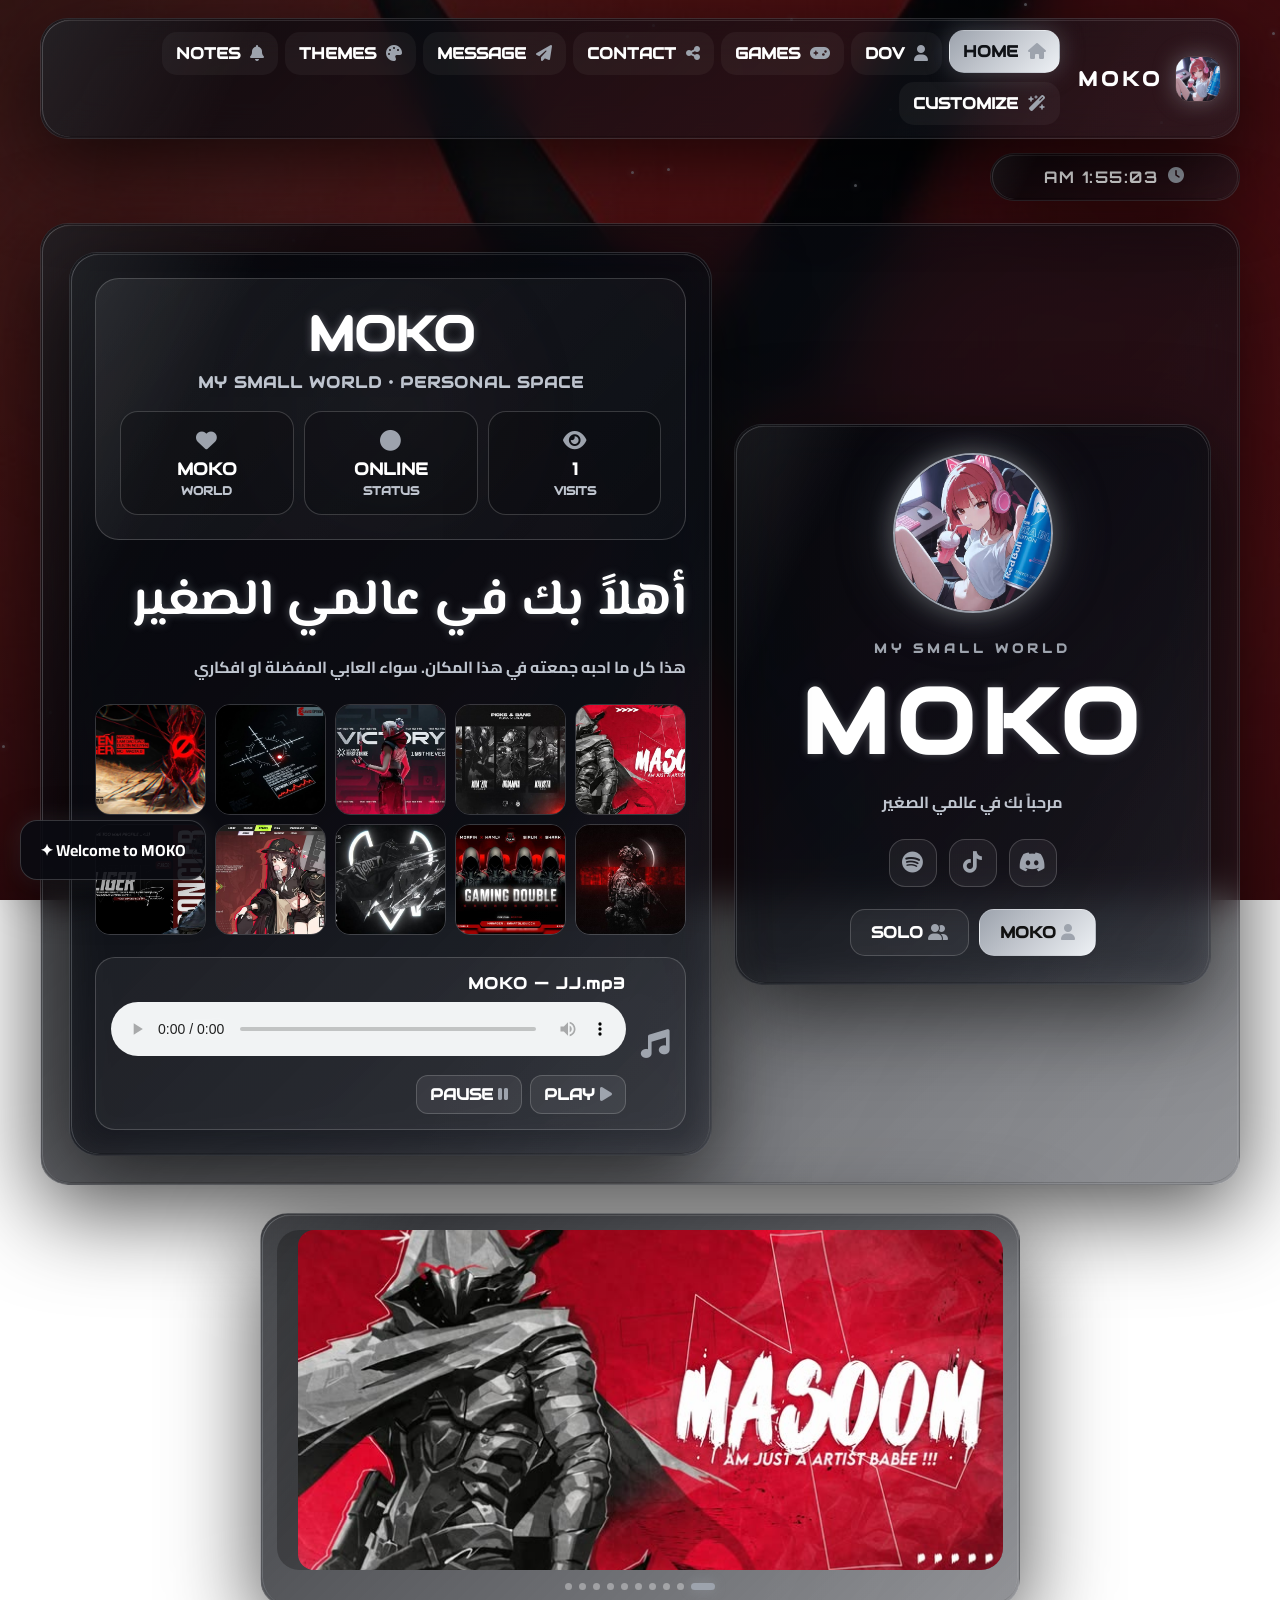
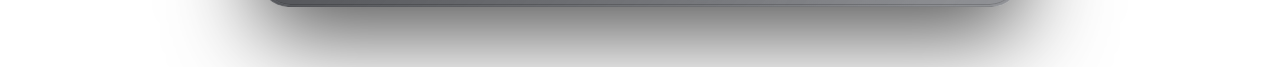
<file: SOK.html>
<!DOCTYPE html><html lang="ar" dir="rtl"><head><meta charset="UTF-8"><meta name="viewport" content="width=device-width, initial-scale=1.0"><title>MOKO | My Small World</title><link rel="preconnect" href="https://fonts.googleapis.com">
<link rel="preconnect" href="https://fonts.gstatic.com" crossorigin><link
href="https://fonts.googleapis.com/css2?family=El+Messiri:wght@400;500;600;700&family=Cairo:wght@400;500;600;700;800;900&family=Tajawal:wght@400;500;700;800;900&family=Changa:wght@400;500;600;700;800&family=Noto+Kufi+Arabic:wght@400;500;600;700;800;900&family=IBM+Plex+Sans+Arabic:wght@400;500;600;700&family=Manrope:wght@400;500;600;700;800&family=Cinzel:wght@400;500;600;700;800&family=Cormorant+Garamond:wght@400;500;600;700&family=Playfair+Display:wght@400;500;600;700;800&family=Montserrat:wght@400;500;600;700;800&family=Plus+Jakarta+Sans:wght@400;500;600;700;800&display=swap"
rel="stylesheet"><link
rel="stylesheet"
href="https://cdnjs.cloudflare.com/ajax/libs/font-awesome/6.7.2/css/all.min.css"><style>

/* =====================================================
   MOKO LUXURY DESIGN SYSTEM
===================================================== */

:root{

    --primary:#9da3ad;
    --secondary:#eef1f5;
    --primary-rgb:157,163,173;

    --text:#ffffff;
    --muted:#bfc5cf;

    --background-overlay:rgba(7,9,14,.70);
    --background-overlay-2:rgba(15,18,26,.45);

    --glass-opacity:.55;
    --glass-blur:20px;
    --card-radius:28px;

    --border:rgba(255,255,255,.18);

    --glow:
        rgba(
            var(--primary-rgb),
            .45
        );

    --icon-glow:
        rgba(
            var(--primary-rgb),
            .80
        );

    --shadow:
        0 20px 70px rgba(0,0,0,.55);

    --icon-strength:1;

    --inner-light:.35;

    --animation-speed:1;

    --hover-lift:-7px;

    --arabic-font:"El Messiri";
    --english-font:"Manrope";

    --font-weight:600;

    --letter-spacing:0px;

    --vignette:.30;

    --particle-opacity:.65;

    --ambient-opacity:.15;

}


/* =====================================================
   RESET
===================================================== */

*{
    margin:0;
    padding:0;
    box-sizing:border-box;
}

html{
    scroll-behavior:smooth;
}

body{

    min-height:100vh;

    color:var(--text);

    font-family:
        var(--arabic-font),
        sans-serif;

    background:

        linear-gradient(
            120deg,
            var(--background-overlay),
            var(--background-overlay-2)
        ),

        url("A.jpg");

    background-size:cover;
    background-position:center;
    background-attachment:fixed;

    overflow-x:hidden;

    -webkit-tap-highlight-color:transparent;

    user-select:none;
    -webkit-user-select:none;

    -webkit-touch-callout:none;

    transition:
        background-color .5s ease,
        color .5s ease;
}

body::before{

    content:"";

    position:fixed;

    inset:0;

    pointer-events:none;

    z-index:-2;

    background:

        radial-gradient(
            circle at 20% 20%,
            var(--glow),
            transparent 35%
        ),

        radial-gradient(
            circle at 80% 80%,
            rgba(
                var(--primary-rgb),
                .12
            ),
            transparent 38%
        );

    opacity:var(--ambient-opacity);

    transition:
        opacity .6s ease;
}

body::after{

    content:"";

    position:fixed;

    inset:0;

    pointer-events:none;

    z-index:-1;

    background:

        radial-gradient(
            ellipse at center,
            transparent 35%,
            rgba(0,0,0,var(--vignette))
        );

}

input,
textarea{
    user-select:text;
    -webkit-user-select:text;
}

button,
input,
textarea{
    font:inherit;
}

button{
    cursor:pointer;
}

a{
    color:inherit;
    text-decoration:none;
}


/* =====================================================
   SCROLLBAR
===================================================== */

::-webkit-scrollbar{
    width:7px;
}

::-webkit-scrollbar-track{
    background:rgba(0,0,0,.25);
}

::-webkit-scrollbar-thumb{

    background:
        linear-gradient(
            180deg,
            var(--primary),
            var(--secondary)
        );

    border-radius:20px;

    box-shadow:
        0 0 12px var(--glow);
}


/* =====================================================
   PARTICLES
===================================================== */

.particles{

    position:fixed;

    inset:0;

    pointer-events:none;

    overflow:hidden;

    z-index:-1;

}

.particle{

    position:absolute;

    width:3px;
    height:3px;

    border-radius:50%;

    background:var(--primary);

    box-shadow:
        0 0 7px var(--primary),
        0 0 18px var(--glow);

    opacity:var(--particle-opacity);

    animation:
        particleFloat
        8s
        infinite
        ease-in-out;

}

@keyframes particleFloat{

    0%{
        transform:
            translate3d(0,0,0)
            scale(.7);

        opacity:.1;
    }

    50%{
        transform:
            translate3d(30px,-90px,0)
            scale(1.3);

        opacity:1;
    }

    100%{
        transform:
            translate3d(-20px,-170px,0)
            scale:.4;

        opacity:0;
    }

}


/* =====================================================
   APP
===================================================== */

.app{

    width:min(1200px,95vw);

    margin:auto;

    padding:
        18px
        0
        60px;

}


/* =====================================================
   GLASS CORE
===================================================== */

.glass{

    position:relative;

    background:
        linear-gradient(
            135deg,
            rgba(
                255,
                255,
                255,
                calc(var(--glass-opacity) * .14)
            ),
            rgba(
                255,
                255,
                255,
                calc(var(--glass-opacity) * .035)
            )
        ),

        rgba(
            18,
            21,
            29,
            var(--glass-opacity)
        );

    border:
        1px solid
        var(--border);

    border-radius:
        var(--card-radius);

    backdrop-filter:
        blur(var(--glass-blur));

    -webkit-backdrop-filter:
        blur(var(--glass-blur));

    box-shadow:
        var(--shadow);

    overflow:hidden;

    transition:
        transform .5s cubic-bezier(.2,.8,.2,1),
        background .5s ease,
        border-radius .5s ease,
        box-shadow .5s ease,
        border-color .5s ease;

}


/* Soft internal reflection */

.glass::before{

    content:"";

    position:absolute;

    inset:0;

    pointer-events:none;

    border-radius:inherit;

    background:

        linear-gradient(
            115deg,
            rgba(255,255,255,.14),
            transparent 18%,
            transparent 70%,
            rgba(255,255,255,.04)
        );

    opacity:.65;

}


/* Soft INNER edge lighting — no RGB border */

.glass::after{

    content:"";

    position:absolute;

    inset:1px;

    pointer-events:none;

    border-radius:inherit;

    box-shadow:

        inset 0 1px 0
        rgba(255,255,255,.12),

        inset 1px 0 0
        rgba(
            var(--primary-rgb),
            var(--inner-light)
        ),

        inset -1px 0 0
        rgba(
            var(--secondary-rgb,255,255,255),
            .10
        ),

        inset 0 -1px 0
        rgba(0,0,0,.18);

    opacity:.95;

    transition:
        opacity .5s ease,
        box-shadow .5s ease;

}


/* =====================================================
   CARD STYLES
===================================================== */

body.card-crystal .glass{

    background:
        linear-gradient(
            135deg,
            rgba(255,255,255,.12),
            rgba(255,255,255,.025)
        );

    border-color:
        rgba(255,255,255,.28);

    box-shadow:
        0 25px 80px rgba(0,0,0,.40),
        inset 0 1px 0 rgba(255,255,255,.15);

}

body.card-obsidian .glass{

    background:
        linear-gradient(
            135deg,
            rgba(5,7,12,.80),
            rgba(22,25,34,.48)
        );

    border-color:
        rgba(255,255,255,.13);

    box-shadow:
        0 25px 90px rgba(0,0,0,.70);

}

body.card-frost .glass{

    background:
        rgba(210,220,235,.10);

    backdrop-filter:
        blur(42px);

    -webkit-backdrop-filter:
        blur(42px);

    border-color:
        rgba(255,255,255,.22);

}

body.card-pearl .glass{

    background:
        linear-gradient(
            145deg,
            rgba(255,255,255,.16),
            rgba(255,255,255,.045)
        );

    border-color:
        rgba(255,255,255,.30);

    box-shadow:
        0 25px 80px rgba(0,0,0,.45),
        inset 0 0 35px rgba(255,255,255,.025);

}

body.card-liquid .glass{

    background:
        linear-gradient(
            135deg,
            rgba(
                var(--primary-rgb),
                .13
            ),
            rgba(255,255,255,.035)
        );

    box-shadow:
        0 25px 90px rgba(0,0,0,.50),
        inset 0 0 35px
        rgba(
            var(--primary-rgb),
            .10
        );

}

body.card-minimal .glass{

    background:
        rgba(15,18,25,.58);

    border-color:
        rgba(255,255,255,.10);

    box-shadow:
        0 18px 55px rgba(0,0,0,.42);

}


/* =====================================================
   HEADER
===================================================== */

.header{

    position:sticky;

    top:10px;

    z-index:1000;

    display:flex;

    align-items:center;

    gap:18px;

    padding:
        13px
        18px;

}

.brand{

    display:flex;

    align-items:center;

    gap:12px;

    min-width:max-content;

}

.brand-image{

    width:46px;
    height:46px;

    object-fit:cover;

    border-radius:15px;

    border:
        1px solid
        var(--border);

    box-shadow:
        0 0 22px var(--glow);

    animation:
        iconBreath
        3.8s
        ease-in-out
        infinite;

}

.brand-name{

    font-family:
        var(--english-font),
        sans-serif;

    font-size:1.25rem;

    font-weight:800;

    letter-spacing:4px;

    animation:
        luxuryBlink
        3s
        infinite
        ease-in-out;

}


/* =====================================================
   NAVIGATION
===================================================== */

.navigation{

    display:flex;

    flex-wrap:wrap;

    gap:7px;

    margin-right:auto;

}

.nav-button{

    position:relative;

    overflow:hidden;

    border:
        1px solid
        transparent;

    color:var(--text);

    background:
        rgba(255,255,255,.045);

    padding:
        10px 13px;

    border-radius:15px;

    transition:
        transform .4s cubic-bezier(.2,.8,.2,1),
        background .4s ease,
        box-shadow .4s ease,
        border-color .4s ease;

}

.nav-button i{

    color:var(--primary);

    margin-left:5px;

}

.nav-button:hover{

    transform:
        translateY(-3px);

    border-color:
        rgba(
            var(--primary-rgb),
            .30
        );

    background:
        rgba(255,255,255,.10);

    box-shadow:
        0 8px 30px
        rgba(
            var(--primary-rgb),
            .15
        );

}

.nav-button.active{

    background:
        linear-gradient(
            135deg,
            var(--primary),
            var(--secondary)
        );

    color:#101216;

    font-weight:900;

    border-color:transparent;

    box-shadow:
        0 0 25px
        rgba(
            var(--primary-rgb),
            .35
        );

    transform:
        translateY(-2px);

}

.nav-button.active i{
    color:#111;
}

.nav-button::before{

    content:"";

    position:absolute;

    top:0;
    left:-100%;

    width:70%;

    height:100%;

    background:
        linear-gradient(
            90deg,
            transparent,
            rgba(255,255,255,.35),
            transparent
        );

    transform:skewX(-20deg);

}

.nav-button.active::before{

    animation:
        navShine
        1.1s
        ease;

}

@keyframes navShine{

    from{
        left:-100%;
    }

    to{
        left:150%;
    }

}

.nav-button.nav-pulse{

    animation:
        navPulse
        .55s
        ease;

}

@keyframes navPulse{

    40%{
        transform:
            translateY(-3px)
            scale(1.05);
    }

    100%{
        transform:
            translateY(-2px)
            scale(1);
    }

}


/* =====================================================
   TABS
===================================================== */

.tab{
    display:none;
}

.tab.active{

    display:block;

    animation:
        tabEnter
        calc(.65s / var(--animation-speed))
        cubic-bezier(.2,.8,.2,1);

}

@keyframes tabEnter{

    0%{
        opacity:0;
        transform:
            translateY(24px)
            scale(.975);
        filter:blur(7px);
    }

    60%{
        opacity:1;
        transform:
            translateY(-3px)
            scale(1.005);
        filter:blur(0);
    }

    100%{
        opacity:1;
        transform:
            translateY(0)
            scale(1);
    }

}


/* =====================================================
   ICON SYSTEM
===================================================== */

i{

    color:var(--primary);

    text-shadow:

        0 0
        calc(4px * var(--icon-strength))
        var(--icon-glow),

        0 0
        calc(12px * var(--icon-strength))
        rgba(
            var(--primary-rgb),
            .30
        );

    animation:
        iconBreath
        4s
        ease-in-out
        infinite;

}

@keyframes iconBreath{

    0%,
    100%{

        filter:
            drop-shadow(
                0 0
                calc(4px * var(--icon-strength))
                var(--icon-glow)
            );

        opacity:.90;

    }

    50%{

        filter:
            drop-shadow(
                0 0
                calc(8px * var(--icon-strength))
                var(--icon-glow)
            )
            drop-shadow(
                0 0
                calc(17px * var(--icon-strength))
                rgba(
                    var(--primary-rgb),
                    .45
                )
            );

        opacity:1;

    }

}


/* =====================================================
   TYPOGRAPHY
===================================================== */

body{

    font-weight:
        var(--font-weight);

    letter-spacing:
        var(--letter-spacing);

}

.brand-name,
.live-clock,
.hero-subtitle,
.music-name,
.nav-button{

    font-family:
        var(--english-font),
        sans-serif;

}

.profile-name,
.welcome-title,
.section-title,
.hero-main-title{

    font-family:
        var(--arabic-font),
        sans-serif;

}

@keyframes luxuryBlink{

    0%,
    100%{
        opacity:.88;
        text-shadow:
            0 0 5px var(--glow);
    }

    50%{
        opacity:1;
        text-shadow:
            0 0 12px var(--glow),
            0 0 28px var(--glow);
    }

}


/* =====================================================
   TEXT EFFECTS
===================================================== */

body.text-soft .profile-name,
body.text-soft .welcome-title,
body.text-soft .section-title,
body.text-soft .hero-main-title{

    text-shadow:
        0 0 9px var(--glow);

}

body.text-luxury .profile-name,
body.text-luxury .welcome-title,
body.text-luxury .section-title,
body.text-luxury .hero-main-title{

    background:
        linear-gradient(
            120deg,
            var(--text),
            var(--primary),
            var(--secondary),
            var(--text)
        );

    background-size:220% auto;

    color:transparent;

    -webkit-background-clip:text;
    background-clip:text;

    animation:
        textLuxury
        4s
        ease-in-out
        infinite;

}

@keyframes textLuxury{

    0%,
    100%{
        background-position:0% center;
    }

    50%{
        background-position:100% center;
    }

}

body.text-neon .profile-name,
body.text-neon .welcome-title,
body.text-neon .section-title,
body.text-neon .hero-main-title{

    text-shadow:
        0 0 5px var(--primary),
        0 0 15px var(--primary),
        0 0 35px var(--primary);

}

body.text-metal .profile-name,
body.text-metal .welcome-title,
body.text-metal .section-title,
body.text-metal .hero-main-title{

    background:
        linear-gradient(
            180deg,
            #ffffff,
            #8b929d,
            #ffffff,
            #636b77
        );

    color:transparent;

    -webkit-background-clip:text;
    background-clip:text;

}

body.text-breathe .profile-name,
body.text-breathe .welcome-title,
body.text-breathe .section-title,
body.text-breathe .hero-main-title{

    animation:
        textBreathe
        3.5s
        ease-in-out
        infinite;

}

@keyframes textBreathe{

    0%,
    100%{
        opacity:.85;
        transform:scale(1);
    }

    50%{
        opacity:1;
        transform:scale(1.015);
    }

}


/* =====================================================
   HOME
===================================================== */

.home-container{

    margin-top:22px;

    padding:28px;

}

.home-grid{

    display:grid;

    grid-template-columns:
        1fr
        1.35fr;

    gap:22px;

    align-items:center;

}

.profile-card{

    padding:28px;

    text-align:center;

}

.avatar{

    width:160px;
    height:160px;

    border-radius:50%;

    object-fit:cover;

    border:
        2px solid
        var(--primary);

    box-shadow:

        0 0 25px var(--glow),
        0 0 60px
        rgba(
            var(--primary-rgb),
            .25
        );

    animation:
        avatarPulse
        3.5s
        infinite
        ease-in-out;

}

@keyframes avatarPulse{

    50%{

        transform:scale(1.035);

        box-shadow:

            0 0 30px var(--glow),
            0 0 80px
            rgba(
                var(--primary-rgb),
                .30
            );

    }

}

.profile-small-title{

    margin-top:18px;

    color:var(--primary);

    letter-spacing:4px;

    font-size:.82rem;

}

.profile-name{

    margin:
        8px 0;

    font-size:
        clamp(
            3rem,
            7vw,
            6rem
        );

    letter-spacing:8px;

    font-weight:900;

    animation:
        titleGlow
        3s
        infinite
        ease-in-out;

}

@keyframes titleGlow{

    0%,
    100%{
        text-shadow:
            0 0 8px var(--glow);
    }

    50%{
        text-shadow:
            0 0 18px var(--glow),
            0 0 50px var(--glow);
    }

}

.profile-description{

    color:var(--muted);

    line-height:1.8;

}

.social-icons{

    display:flex;

    justify-content:center;

    gap:12px;

    margin-top:22px;

}

.social-icon{

    width:48px;
    height:48px;

    display:grid;

    place-items:center;

    border-radius:16px;

    font-size:1.35rem;

    border:
        1px solid
        var(--border);

    background:
        rgba(255,255,255,.055);

    transition:
        .35s cubic-bezier(.2,.8,.2,1);

}

.social-icon:hover{

    transform:
        translateY(-5px)
        scale(1.06);

    background:
        rgba(255,255,255,.12);

    box-shadow:
        0 12px 35px
        rgba(
            var(--primary-rgb),
            .22
        );

}

.profile-switches{

    display:flex;

    justify-content:center;

    gap:10px;

    margin-top:22px;

    flex-wrap:wrap;

}

.profile-switch{

    padding:
        12px 20px;

    border-radius:15px;

    border:
        1px solid
        var(--border);

    background:
        rgba(255,255,255,.05);

    font-weight:900;

    transition:.35s;

}

.profile-switch:hover{

    transform:
        translateY(-4px);

    box-shadow:
        0 0 25px var(--glow);

}

.profile-switch.current{

    background:
        linear-gradient(
            135deg,
            var(--primary),
            var(--secondary)
        );

    color:#111;

}


/* =====================================================
   WELCOME
===================================================== */

.welcome-card{
    padding:25px;
}

.welcome-title{

    font-size:
        clamp(
            2rem,
            4vw,
            3.5rem
        );

    margin-bottom:10px;

}

.welcome-text{

    color:var(--muted);

    line-height:1.9;

}


/* =====================================================
   HERO
===================================================== */

.hero-center{

    margin:
        0 0 22px;

    padding:24px;

    border-radius:24px;

    border:
        1px solid
        var(--border);

    background:
        linear-gradient(
            135deg,
            rgba(255,255,255,.07),
            rgba(255,255,255,.02)
        );

    text-align:center;

    position:relative;

    overflow:hidden;

}

.hero-center::after{

    content:"";

    position:absolute;

    width:180px;
    height:180px;

    left:50%;
    top:50%;

    transform:
        translate(-50%,-50%);

    border-radius:50%;

    background:var(--glow);

    filter:blur(75px);

    opacity:.15;

    pointer-events:none;

}

.hero-main-title{

    position:relative;

    z-index:2;

    font-size:
        clamp(
            1.7rem,
            4vw,
            3rem
        );

    font-weight:900;

}

.hero-subtitle{

    position:relative;

    z-index:2;

    color:var(--muted);

    margin-top:7px;

    letter-spacing:1px;

}

.home-stats{

    display:grid;

    grid-template-columns:
        repeat(3,1fr);

    gap:10px;

    margin-top:18px;

}

.home-stat{

    position:relative;

    z-index:2;

    padding:15px 10px;

    border-radius:18px;

    border:
        1px solid
        var(--border);

    background:
        rgba(0,0,0,.20);

}

.home-stat i{

    font-size:1.3rem;

    margin-bottom:7px;

}

.home-stat strong{

    display:block;

    font-size:1.05rem;

}

.home-stat span{

    display:block;

    color:var(--muted);

    font-size:.78rem;

    margin-top:3px;

}

.live-clock{

    margin-top:16px;

    color:var(--primary);

    font-family:
        var(--english-font),
        sans-serif;

    letter-spacing:2px;

    font-size:.9rem;

}


/* =====================================================
   ALBUM
===================================================== */

.album{

    display:grid;

    grid-template-columns:
        repeat(5,1fr);

    gap:9px;

    margin:22px 0;

}

.album-image{

    width:100%;

    aspect-ratio:1;

    object-fit:cover;

    border-radius:15px;

    border:
        1px solid
        var(--border);

    transition:
        .5s cubic-bezier(.2,.8,.2,1);

    animation:
        imageFloat
        6s
        infinite
        ease-in-out;

}

.album-image:nth-child(2n){
    animation-delay:-1.5s;
}

.album-image:nth-child(3n){
    animation-delay:-3s;
}

@keyframes imageFloat{

    50%{
        transform:
            translateY(-6px)
            scale(1.025);

        box-shadow:
            0 0 22px var(--glow);
    }

}

.album-image:hover{

    transform:
        scale(1.09);

    position:relative;

    z-index:5;

    box-shadow:
        0 20px 45px
        rgba(0,0,0,.45);

}


/* =====================================================
   MUSIC
===================================================== */

.music-player{

    display:flex;

    align-items:center;

    gap:15px;

    padding:15px;

    border-radius:20px;

    border:
        1px solid
        var(--border);

    background:
        rgba(255,255,255,.05);

}

.music-icon{

    font-size:1.8rem;

    color:var(--primary);

    animation:
        musicSpin
        6s
        linear
        infinite;

}

@keyframes musicSpin{

    to{
        transform:rotate(360deg);
    }

}

.music-content{
    flex:1;
}

.music-name{

    display:block;

    margin-bottom:8px;

    font-weight:900;

    letter-spacing:1px;

}

audio{
    width:100%;
}

.music-controls{

    display:flex;

    gap:8px;

    margin-top:10px;

}

.music-control-button{

    border:
        1px solid
        var(--border);

    background:
        rgba(255,255,255,.07);

    color:white;

    border-radius:12px;

    padding:
        8px 13px;

    transition:.3s;

}

.music-control-button:hover{

    background:var(--primary);

    color:#111;

    box-shadow:
        0 0 20px var(--glow);

}


/* =====================================================
   SECTIONS
===================================================== */

.section{

    margin-top:22px;

    padding:28px;

}

.section-title{

    display:flex;

    align-items:center;

    gap:10px;

    margin-bottom:22px;

    font-size:1.7rem;

    letter-spacing:2px;

}

.section-title i{
    color:var(--primary);
}


/* =====================================================
   ABOUT
===================================================== */

.about-card{

    padding:25px;

    border-radius:22px;

    border:
        1px solid
        var(--border);

    background:
        rgba(255,255,255,.05);

}

.about-row{

    padding:15px 0;

    border-bottom:
        1px solid
        rgba(255,255,255,.10);

    font-size:1.1rem;

    font-weight:800;

}

.about-row:last-child{
    border-bottom:none;
}

.about-label{

    color:var(--primary);

    margin-left:10px;

}


/* =====================================================
   GAMES
===================================================== */

.games-grid{

    display:grid;

    grid-template-columns:
        repeat(
            auto-fit,
            minmax(210px,1fr)
        );

    gap:15px;

}

.game-card{

    padding:22px;

    border-radius:22px;

    border:
        1px solid
        var(--border);

    background:
        rgba(255,255,255,.05);

    transition:
        .45s cubic-bezier(.2,.8,.2,1);

}

.game-card:hover{

    transform:
        translateY(var(--hover-lift))
        scale(1.02);

    box-shadow:
        0 20px 45px
        rgba(
            var(--primary-rgb),
            .16
        );

}

.game-card i{

    font-size:2.2rem;

    margin-bottom:14px;

}

.game-card h3{

    font-family:
        var(--english-font),
        sans-serif;

    font-size:1rem;

}


/* =====================================================
   CONTACT
===================================================== */

.contact-grid{

    display:grid;

    grid-template-columns:
        repeat(3,1fr);

    gap:16px;

}

.contact-card{

    padding:30px;

    text-align:center;

    border-radius:24px;

    border:
        1px solid
        var(--border);

    background:
        rgba(255,255,255,.05);

    transition:
        .45s cubic-bezier(.2,.8,.2,1);

}

.contact-card:hover{

    transform:
        translateY(var(--hover-lift));

    box-shadow:
        0 20px 50px
        rgba(
            var(--primary-rgb),
            .18
        );

}

.contact-card i{

    display:block;

    font-size:3rem;

    margin-bottom:15px;

}


/* =====================================================
   FORMS
===================================================== */

.form{

    max-width:800px;

    display:grid;

    gap:14px;

}

.input{

    width:100%;

    padding:16px;

    color:white;

    border:
        1px solid
        var(--border);

    border-radius:17px;

    outline:none;

    background:
        rgba(0,0,0,.25);

    transition:.35s;

}

.input::placeholder{

    color:
        rgba(
            255,
            255,
            255,
            .55
        );

}

.input:focus{

    border-color:
        var(--primary);

    box-shadow:
        0 0 20px
        rgba(
            var(--primary-rgb),
            .22
        );

}

textarea.input{
    min-height:170px;
    resize:vertical;
}

.main-button{

    border:none;

    padding:16px;

    border-radius:17px;

    color:#111;

    font-weight:900;

    letter-spacing:2px;

    background:
        linear-gradient(
            135deg,
            var(--primary),
            var(--secondary)
        );

    transition:
        .35s cubic-bezier(.2,.8,.2,1);

    box-shadow:
        0 0 25px
        rgba(
            var(--primary-rgb),
            .22
        );

}

.main-button:hover{

    transform:
        translateY(-4px)
        scale(1.01);

    box-shadow:
        0 12px 35px
        rgba(
            var(--primary-rgb),
            .25
        );

}

.main-button:disabled{

    opacity:.55;

    cursor:wait;

    transform:none;

}


/* =====================================================
   THEMES
===================================================== */

.themes-grid{

    display:grid;

    grid-template-columns:
        repeat(
            auto-fit,
            minmax(150px,1fr)
        );

    gap:13px;

}

.theme-button{

    padding:18px;

    border-radius:18px;

    color:white;

    text-align:right;

    border:
        1px solid
        var(--border);

    background:
        rgba(255,255,255,.06);

    transition:.35s;

}

.theme-button:hover{

    transform:
        translateY(-5px);

    box-shadow:
        0 0 25px
        var(--glow);

}

.theme-colors{

    display:flex;

    gap:7px;

    margin-bottom:10px;

}

.theme-color{

    width:18px;
    height:18px;

    border-radius:50%;

    box-shadow:
        0 0 8px
        currentColor;

}


/* =====================================================
   NOTES
===================================================== */

.notes-grid{

    display:grid;

    grid-template-columns:
        1fr 1fr;

    gap:20px;

}

.notes-feed{

    display:grid;

    gap:10px;

    max-height:450px;

    overflow-y:auto;

}

.note-item{

    padding:16px;

    border-radius:18px;

    border:
        1px solid
        var(--border);

    background:
        rgba(255,255,255,.05);

}

.note-time{

    display:block;

    margin-top:8px;

    font-size:.8rem;

    color:var(--muted);

}


/* =====================================================
   CUSTOM CONTROL CENTER
===================================================== */

.custom-hero{

    padding:25px;

    margin-bottom:18px;

    border-radius:24px;

    background:
        linear-gradient(
            135deg,
            rgba(
                var(--primary-rgb),
                .13
            ),
            rgba(255,255,255,.035)
        );

    border:
        1px solid
        var(--border);

}

.custom-hero h3{

    font-size:1.5rem;

    margin-bottom:8px;

}

.custom-hero p{

    color:var(--muted);

    line-height:1.8;

}

.control-tabs{

    display:flex;

    gap:8px;

    overflow-x:auto;

    padding:5px;

    margin-bottom:18px;

    scrollbar-width:none;

}

.control-tabs::-webkit-scrollbar{
    display:none;
}

.control-tab{

    flex:0 0 auto;

    border:
        1px solid
        var(--border);

    color:var(--muted);

    background:
        rgba(255,255,255,.045);

    border-radius:14px;

    padding:
        10px 15px;

    transition:.3s;

}

.control-tab:hover{

    color:var(--text);

    background:
        rgba(255,255,255,.09);

}

.control-tab.active{

    color:#111;

    background:
        linear-gradient(
            135deg,
            var(--primary),
            var(--secondary)
        );

    box-shadow:
        0 0 20px
        rgba(
            var(--primary-rgb),
            .20
        );

}

.control-panel{
    display:none;
}

.control-panel.active{

    display:block;

    animation:
        panelEnter
        .45s
        ease;

}

@keyframes panelEnter{

    from{
        opacity:0;
        transform:
            translateY(12px);
        filter:blur(4px);
    }

    to{
        opacity:1;
        transform:
            translateY(0);
        filter:blur(0);
    }

}

.control-grid{

    display:grid;

    grid-template-columns:
        repeat(
            auto-fit,
            minmax(235px,1fr)
        );

    gap:14px;

}

.control-card{

    position:relative;

    padding:20px;

    border-radius:22px;

    border:
        1px solid
        var(--border);

    background:
        rgba(255,255,255,.045);

    transition:.35s;

}

.control-card:hover{

    transform:
        translateY(-3px);

    background:
        rgba(255,255,255,.07);

    box-shadow:
        0 12px 35px
        rgba(
            var(--primary-rgb),
            .10
        );

}

.control-card h3{

    display:flex;

    align-items:center;

    gap:9px;

    margin-bottom:8px;

}

.control-card h3 i{
    color:var(--primary);
}

.control-card p{

    color:var(--muted);

    font-size:.88rem;

    line-height:1.7;

    margin-bottom:14px;

}

.choice-button{

    width:100%;

    display:flex;

    align-items:center;

    justify-content:space-between;

    gap:10px;

    border:
        1px solid
        var(--border);

    color:var(--text);

    background:
        rgba(0,0,0,.18);

    border-radius:14px;

    padding:
        12px 14px;

    transition:.3s;

}

.choice-button:hover{

    border-color:
        rgba(
            var(--primary-rgb),
            .35
        );

    background:
        rgba(255,255,255,.08);

    transform:
        translateY(-2px);

}

.choice-button span:last-child{

    color:var(--primary);

    font-size:.8rem;

}

.control-row{

    display:flex;

    align-items:center;

    justify-content:space-between;

    gap:12px;

    margin-top:13px;

}

.control-label{

    color:var(--muted);

    font-size:.88rem;

}

.range-wrap{

    display:grid;

    gap:7px;

    margin-top:14px;

}

.range-label{

    display:flex;

    justify-content:space-between;

    color:var(--muted);

    font-size:.82rem;

}

.range{

    width:100%;

    accent-color:var(--primary);

}

.value-badge{

    min-width:45px;

    text-align:center;

    color:var(--primary);

    font-family:
        var(--english-font),
        sans-serif;

    font-size:.78rem;

}

.color-preview{

    width:100%;

    height:85px;

    border-radius:20px;

    border:
        1px solid
        var(--border);

    margin-top:13px;

    background:
        var(--primary);

    box-shadow:
        inset 0 0 30px rgba(255,255,255,.10),
        0 0 25px var(--glow);

}

.preset-grid{

    display:grid;

    grid-template-columns:
        repeat(
            auto-fit,
            minmax(145px,1fr)
        );

    gap:10px;

}

.preset{

    min-height:90px;

    border:
        1px solid
        var(--border);

    border-radius:18px;

    color:white;

    background:
        rgba(255,255,255,.045);

    padding:14px;

    text-align:right;

    position:relative;

    overflow:hidden;

    transition:.35s;

}

.preset::before{

    content:"";

    position:absolute;

    inset:0;

    background:
        var(--preset);

    opacity:.12;

}

.preset:hover{

    transform:
        translateY(-4px)
        scale(1.01);

    box-shadow:
        0 0 25px
        var(--glow);

}

.preset strong{

    position:relative;

    z-index:2;

    display:block;

}

.preset small{

    position:relative;

    z-index:2;

    color:var(--muted);

    display:block;

    margin-top:7px;

}


/* =====================================================
   TOGGLE
===================================================== */

.switch{

    position:relative;

    width:54px;

    height:29px;

    flex:0 0 auto;

}

.switch input{
    display:none;
}

.slider{

    position:absolute;

    inset:0;

    background:
        rgba(255,255,255,.13);

    border:
        1px solid
        var(--border);

    border-radius:50px;

    transition:.3s;

}

.slider::before{

    content:"";

    position:absolute;

    width:21px;
    height:21px;

    left:3px;
    top:3px;

    border-radius:50%;

    background:#fff;

    transition:.3s;

}

.switch input:checked + .slider{

    background:
        var(--primary);

    box-shadow:
        0 0 20px var(--glow);

}

.switch input:checked + .slider::before{

    transform:
        translateX(25px);

    background:#111;

}


/* =====================================================
   COLOR STUDIO
===================================================== */

.color-studio{

    display:grid;

    grid-template-columns:
        minmax(240px,300px)
        1fr;

    gap:22px;

    align-items:center;

}

.color-wheel{

    width:min(280px,70vw);

    aspect-ratio:1;

    margin:auto;

    border-radius:50%;

    position:relative;

    background:
        conic-gradient(
            #ff0000,
            #ffff00,
            #00ff00,
            #00ffff,
            #0000ff,
            #ff00ff,
            #ff0000
        );

    box-shadow:
        0 0 30px
        rgba(
            var(--primary-rgb),
            .22
        );

    cursor:crosshair;

    touch-action:none;

}

.color-wheel::before{

    content:"";

    position:absolute;

    inset:17%;

    border-radius:50%;

    background:
        radial-gradient(
            circle,
            #ffffff,
            transparent 72%
        );

    mix-blend-mode:screen;

    opacity:.9;

}

.color-wheel::after{

    content:"";

    position:absolute;

    inset:0;

    border-radius:50%;

    background:
        radial-gradient(
            circle,
            transparent 0 20%,
            rgba(0,0,0,.08) 70%,
            rgba(0,0,0,.25)
        );

}

.wheel-pointer{

    position:absolute;

    width:22px;
    height:22px;

    border-radius:50%;

    border:
        3px solid white;

    box-shadow:
        0 0 0 2px rgba(0,0,0,.45),
        0 0 20px rgba(255,255,255,.75);

    transform:
        translate(-50%,-50%);

    z-index:5;

}

.hue-bar{

    width:100%;
    height:18px;

    border-radius:20px;

    background:
        linear-gradient(
            90deg,
            #ff0000,
            #ffff00,
            #00ff00,
            #00ffff,
            #0000ff,
            #ff00ff,
            #ff0000
        );

    appearance:none;

    outline:none;

}

.hue-bar::-webkit-slider-thumb{

    appearance:none;

    width:23px;
    height:23px;

    border-radius:50%;

    background:#fff;

    border:
        2px solid
        rgba(0,0,0,.45);

    box-shadow:
        0 0 12px rgba(255,255,255,.75);

}

.color-value{

    margin-top:14px;

    padding:13px;

    border-radius:15px;

    text-align:center;

    font-family:
        var(--english-font),
        sans-serif;

    font-weight:800;

    background:
        rgba(0,0,0,.22);

    border:
        1px solid
        var(--border);

}


/* =====================================================
   MODAL — GLASS CHOICE
===================================================== */

.choice-overlay{

    position:fixed;

    inset:0;

    z-index:50000;

    display:none;

    align-items:center;

    justify-content:center;

    padding:20px;

    background:
        rgba(0,0,0,.52);

    backdrop-filter:
        blur(12px);

    -webkit-backdrop-filter:
        blur(12px);

}

.choice-overlay.show{

    display:flex;

    animation:
        overlayIn
        .25s
        ease;

}

@keyframes overlayIn{

    from{
        opacity:0;
    }

    to{
        opacity:1;
    }

}

.choice-modal{

    width:min(720px,95vw);

    max-height:85vh;

    overflow:auto;

    padding:22px;

    border-radius:28px;

    background:
        linear-gradient(
            135deg,
            rgba(25,29,39,.90),
            rgba(11,14,20,.84)
        );

    border:
        1px solid
        rgba(255,255,255,.20);

    box-shadow:
        0 30px 100px rgba(0,0,0,.65),
        0 0 60px
        rgba(
            var(--primary-rgb),
            .15
        );

    backdrop-filter:
        blur(30px);

    -webkit-backdrop-filter:
        blur(30px);

    animation:
        modalIn
        .45s
        cubic-bezier(.2,.8,.2,1);

}

@keyframes modalIn{

    from{
        opacity:0;
        transform:
            translateY(30px)
            scale(.94);
        filter:blur(8px);
    }

    to{
        opacity:1;
        transform:
            translateY(0)
            scale(1);
        filter:blur(0);
    }

}

.modal-head{

    display:flex;

    align-items:center;

    justify-content:space-between;

    gap:15px;

    margin-bottom:18px;

}

.modal-title{

    display:flex;

    align-items:center;

    gap:10px;

    font-size:1.25rem;

}

.modal-title i{
    color:var(--primary);
}

.modal-close{

    width:38px;
    height:38px;

    border-radius:12px;

    border:
        1px solid
        var(--border);

    background:
        rgba(255,255,255,.06);

    color:white;

}

.modal-options{

    display:grid;

    grid-template-columns:
        repeat(
            auto-fit,
            minmax(150px,1fr)
        );

    gap:10px;

}

.modal-option{

    min-height:100px;

    border:
        1px solid
        var(--border);

    border-radius:18px;

    background:
        rgba(255,255,255,.045);

    color:white;

    padding:14px;

    text-align:right;

    position:relative;

    overflow:hidden;

    transition:.35s;

}

.modal-option:hover{

    transform:
        translateY(-4px);

    border-color:
        rgba(
            var(--primary-rgb),
            .45
        );

    background:
        rgba(255,255,255,.09);

    box-shadow:
        0 12px 35px
        rgba(
            var(--primary-rgb),
            .12
        );

}

.modal-option.selected{

    border-color:
        var(--primary);

    box-shadow:
        0 0 25px
        rgba(
            var(--primary-rgb),
            .20
        );

}

.modal-option-icon{

    font-size:1.35rem;

    margin-bottom:9px;

}

.modal-option strong{

    display:block;

}

.modal-option small{

    display:block;

    margin-top:6px;

    color:var(--muted);

    line-height:1.5;

}


/* =====================================================
   CLICK EFFECTS
===================================================== */

.click-effect{

    position:fixed;

    pointer-events:none;

    z-index:99999;

    left:0;
    top:0;

    transform:
        translate(-50%,-50%);

}

.fx-ring{

    width:20px;
    height:20px;

    border:
        2px solid
        var(--primary);

    border-radius:50%;

    box-shadow:
        0 0 15px var(--glow);

    animation:
        fxRing
        .65s
        ease-out
        forwards;

}

@keyframes fxRing{

    to{
        width:150px;
        height:150px;
        opacity:0;
    }

}

.fx-double{

    width:20px;
    height:20px;

    border:
        2px solid
        var(--primary);

    border-radius:50%;

    box-shadow:
        0 0 15px var(--glow);

    animation:
        fxDouble
        .75s
        ease-out
        forwards;

}

.fx-double::after{

    content:"";

    position:absolute;

    inset:12px;

    border:
        1px solid
        var(--secondary);

    border-radius:50%;

}

@keyframes fxDouble{

    to{
        transform:
            scale(7)
            rotate(180deg);

        opacity:0;
    }

}

.fx-spark{

    width:5px;
    height:5px;

    border-radius:50%;

    background:var(--primary);

    box-shadow:
        0 0 15px var(--primary);

    animation:
        fxSpark
        .65s
        ease-out
        forwards;

}

@keyframes fxSpark{

    to{
        transform:
            scale(16);

        opacity:0;
    }

}

.fx-cross{

    width:50px;
    height:50px;

}

.fx-cross::before,
.fx-cross::after{

    content:"";

    position:absolute;

    left:50%;
    top:50%;

    background:var(--primary);

    box-shadow:
        0 0 18px var(--glow);

}

.fx-cross::before{

    width:4px;
    height:70px;

    transform:
        translate(-50%,-50%);

}

.fx-cross::after{

    width:70px;
    height:4px;

    transform:
        translate(-50%,-50%);

}

.fx-cross{

    animation:
        fxCross
        .7s
        ease-out
        forwards;

}

@keyframes fxCross{

    to{
        transform:
            translate(-50%,-50%)
            rotate(90deg)
            scale(1.8);

        opacity:0;
    }

}

.fx-heart{

    color:var(--primary);

    font-size:25px;

    text-shadow:
        0 0 20px var(--glow);

    animation:
        fxHeart
        .8s
        ease-out
        forwards;

}

@keyframes fxHeart{

    to{
        transform:
            translate(-50%,-120px)
            scale(1.8);

        opacity:0;
    }

}

.fx-star{

    width:35px;
    height:35px;

    background:
        linear-gradient(
            45deg,
            transparent 35%,
            var(--primary) 36% 64%,
            transparent 65%
        ),

        linear-gradient(
            -45deg,
            transparent 35%,
            var(--primary) 36% 64%,
            transparent 65%
        );

    filter:
        drop-shadow(
            0 0 12px var(--glow)
        );

    animation:
        fxStar
        .7s
        ease-out
        forwards;

}

@keyframes fxStar{

    to{
        transform:
            translate(-50%,-50%)
            rotate(180deg)
            scale(3);

        opacity:0;
    }

}

.fx-wave{

    width:25px;
    height:25px;

    border-radius:50%;

    border:
        3px solid
        var(--primary);

    animation:
        fxWave
        .8s
        ease-out
        forwards;

}

@keyframes fxWave{

    to{
        width:200px;
        height:200px;
        border-width:1px;
        opacity:0;
    }

}

.fx-orbit{

    width:40px;
    height:40px;

    border:
        2px solid
        transparent;

    border-top-color:
        var(--primary);

    border-right-color:
        var(--secondary);

    border-radius:50%;

    box-shadow:
        0 0 18px var(--glow);

    animation:
        fxOrbit
        .7s
        ease-out
        forwards;

}

@keyframes fxOrbit{

    to{
        transform:
            translate(-50%,-50%)
            rotate(360deg)
            scale(3);

        opacity:0;
    }

}

.fx-flash{

    width:10px;
    height:10px;

    border-radius:50%;

    background:#fff;

    box-shadow:
        0 0 15px #fff,
        0 0 40px var(--primary),
        0 0 80px var(--primary);

    animation:
        fxFlash
        .4s
        ease-out
        forwards;

}

@keyframes fxFlash{

    to{
        transform:
            translate(-50%,-50%)
            scale(12);

        opacity:0;
    }

}

.fx-diamond{

    width:25px;
    height:25px;

    border:
        2px solid
        var(--primary);

    transform:
        translate(-50%,-50%)
        rotate(45deg);

    box-shadow:
        0 0 20px var(--glow);

    animation:
        fxDiamond
        .75s
        ease-out
        forwards;

}

@keyframes fxDiamond{

    to{
        transform:
            translate(-50%,-50%)
            rotate(225deg)
            scale(4);

        opacity:0;
    }

}


/* =====================================================
   TOAST
===================================================== */

.toast{

    position:fixed;

    left:20px;

    bottom:20px;

    z-index:60000;

    padding:
        14px 19px;

    border-radius:17px;

    color:white;

    background:
        rgba(10,12,18,.90);

    border:
        1px solid
        var(--border);

    box-shadow:
        0 15px 45px rgba(0,0,0,.40),
        0 0 25px
        rgba(
            var(--primary-rgb),
            .15
        );

    transform:
        translateY(130px);

    opacity:0;

    transition:.35s;

}

.toast.show{

    transform:
        translateY(0);

    opacity:1;

}


/* =====================================================
   FOOTER
===================================================== */

footer{

    text-align:center;

    padding:30px;

    color:var(--muted);

    font-family:
        var(--english-font),
        sans-serif;

}


/* =====================================================
   RESPONSIVE
===================================================== */

@media(max-width:850px){

    .header{

        align-items:flex-start;

        flex-direction:column;

    }

    .navigation{

        width:100%;

        margin-right:0;

    }

    .home-grid{

        grid-template-columns:1fr;

    }

    .notes-grid{

        grid-template-columns:1fr;

    }

    .color-studio{

        grid-template-columns:1fr;

    }

}

@media(max-width:650px){

    .app{
        width:96vw;
    }

    .header{
        padding:13px;
    }

    .nav-button{

        flex:1;

        font-size:.72rem;

        padding:
            9px 6px;

    }

    .home-container{
        padding:14px;
    }

    .section{
        padding:20px;
    }

    .album{
        grid-template-columns:
            repeat(5,1fr);
    }

    .contact-grid{
        grid-template-columns:1fr;
    }

    .profile-name{
        font-size:3.5rem;
    }

    .home-stats{
        grid-template-columns:1fr;
    }

    .music-player{

        align-items:flex-start;

        flex-direction:column;

    }

    .music-content{
        width:100%;
    }

    .control-grid{
        grid-template-columns:1fr;
    }

    .color-wheel{
        width:240px;
    }

}


/* =====================================================
   REDUCED MOTION
===================================================== */

body.reduced-motion *{

    animation-duration:.01ms !important;

    animation-iteration-count:1 !important;

    transition-duration:.01ms !important;

    scroll-behavior:auto !important;

}


/* FINAL REQUESTED LAYOUT */
:root{--arabic-font:"Cairo",sans-serif;--english-font:"Audiowide",sans-serif}
body{font-family:var(--arabic-font)!important;font-weight:700}
:lang(en),.english,.nav-button,.brand-name,.profile-small-title,.profile-name,.hero-main-title,.hero-subtitle,.music-name,.home-stat strong,.home-stat span{font-family:"Audiowide",sans-serif!important}
i{color:var(--primary)!important;text-shadow:none!important;filter:none!important;animation:iconShinePulse 2.2s ease-in-out infinite!important}
@keyframes iconShinePulse{0%,100%{transform:scale(1);opacity:.75}50%{transform:scale(1.14);opacity:1;filter:brightness(1.7) saturate(1.25)!important}}
.top-clock{width:min(250px,92vw);margin:14px 0 16px auto;padding:13px 18px;display:flex;justify-content:center;gap:10px;font-family:"Orbitron",sans-serif!important;letter-spacing:1.5px}
.profile-card{position:relative}.top-clock{position:relative}
.album-thumbnails{display:grid;grid-template-columns:repeat(5,1fr);gap:9px;margin:22px 0}.album-thumbnails img{width:100%;aspect-ratio:1;object-fit:cover;border-radius:15px;border:1px solid var(--border);transition:.4s}.album-thumbnails img:hover{transform:scale(1.08)}
.album-carousel{margin:35px auto 0;padding:15px;width:100%;overflow:hidden}.album-track{display:flex;gap:12px;width:max-content;animation:albumScroll 32s linear infinite}.album-carousel img{width:170px;height:170px;object-fit:cover;border-radius:16px;flex:none}@keyframes albumScroll{from{transform:translateX(0)}to{transform:translateX(-50%)}}
@media(max-width:700px){.album-thumbnails{grid-template-columns:repeat(2,1fr)}.top-clock{margin-right:auto;margin-left:0}.album-carousel img{width:130px;height:130px}}


/* =====================================================
   SOKO FINAL MOTION + CLICK SHINE
===================================================== */
:root{--english-font:"Audiowide",sans-serif}
html[lang="en"], .english, .brand-name, .nav-button, .hero-subtitle,
.music-name, .home-stat strong, .home-stat span, button, input, textarea,
.profile-switch, .section-title .en{font-family:"Audiowide",sans-serif!important}

/* Make every horizontal album genuinely move continuously */
.album{overflow:hidden!important;position:relative!important}
.album-track{display:flex!important;flex-wrap:nowrap!important;width:max-content!important;gap:12px!important;animation:sokoInfiniteScroll 24s linear infinite!important;will-change:transform}
.album:hover .album-track{animation-play-state:paused!important}
.album-image{flex:0 0 170px!important;width:170px!important;height:170px!important;object-fit:cover!important;animation:none!important}
@keyframes sokoInfiniteScroll{from{transform:translateX(0)}to{transform:translateX(-50%)}}

/* Premium glass click flash */
.glass{cursor:pointer}
.glass.soko-clicked::before{content:""!important;position:absolute!important;inset:-40%!important;z-index:50!important;pointer-events:none!important;background:linear-gradient(110deg,transparent 35%,rgba(255,255,255,.05) 42%,rgba(255,255,255,.9) 50%,rgba(255,255,255,.12) 58%,transparent 65%)!important;transform:translateX(-70%) rotate(8deg)!important;animation:sokoGlassShine .75s ease-out forwards!important;mix-blend-mode:screen!important}
.glass.soko-clicked{animation:sokoGlassTap .55s ease-out!important}
@keyframes sokoGlassShine{to{transform:translateX(75%) rotate(8deg)}}
@keyframes sokoGlassTap{0%{filter:brightness(1);transform:scale(1)}35%{filter:brightness(1.22);transform:scale(.992)}100%{filter:brightness(1);transform:scale(1)}}

/* Icons: elegant pulse/shine, not permanent neon glow */
i{animation:sokoIconShimmer 2.8s ease-in-out infinite!important;text-shadow:none!important;filter:none!important}
@keyframes sokoIconShimmer{0%,100%{opacity:.72;transform:scale(1)}50%{opacity:1;transform:scale(1.11)}}


/* ===== FINAL SLIDESHOW + LUXURY THEMES ===== */
.album-thumbnails{display:grid!important;grid-template-columns:repeat(5,1fr)!important;gap:9px!important;margin:22px 0!important}
.album-thumbnails .album-image{width:100%!important;height:auto!important;aspect-ratio:1!important;object-fit:cover!important;flex:none!important}

.album-carousel{width:min(760px,100%);margin:28px auto 0;padding:16px;text-align:center;overflow:hidden}
.album-slideshow{position:relative;width:100%;height:340px;border-radius:22px;overflow:hidden;background:rgba(0,0,0,.25)}
.album-slideshow .slide{position:absolute;inset:0;width:100%;height:100%;object-fit:cover;opacity:0;transform:scale(1.06);transition:opacity 1s ease,transform 5s ease}
.album-slideshow .slide.active{opacity:1;transform:scale(1)}
.album-dots{display:flex;justify-content:center;gap:7px;padding-top:13px}
.album-dot{width:7px;height:7px;border-radius:50%;background:rgba(255,255,255,.35);transition:.35s}
.album-dot.active{width:24px;border-radius:10px;background:var(--primary);box-shadow:0 0 12px var(--glow)}

body,.nav-button,.brand-name,.profile-small-title,.hero-subtitle,.music-name,.game-card h3,.contact-card h3,.theme-button,.choice-button,.control-tab,.value-badge{font-family:"Audiowide",sans-serif!important}
[dir="rtl"] body{font-family:"Cairo",sans-serif!important;font-weight:700}
[dir="rtl"] .nav-button,[dir="rtl"] .brand-name,[dir="rtl"] .profile-small-title,[dir="rtl"] .hero-subtitle,[dir="rtl"] .music-name,[dir="rtl"] .game-card h3,[dir="rtl"] .contact-card h3,[dir="rtl"] .theme-button{font-family:"Audiowide","Cairo",sans-serif!important}

/* premium glass theme */
body.theme-aurora .glass{background:linear-gradient(135deg,rgba(125,211,252,.16),rgba(167,139,250,.08),rgba(255,255,255,.04));border-color:rgba(255,255,255,.28);box-shadow:0 25px 90px rgba(0,0,0,.48),inset 0 1px 0 rgba(255,255,255,.2)}
body.theme-aurora{--primary:#7dd3fc;--secondary:#a78bfa;--primary-rgb:125,211,252;--glow:rgba(125,211,252,.45)}
body.theme-royal .glass{background:linear-gradient(135deg,rgba(212,175,55,.16),rgba(80,50,15,.12),rgba(255,255,255,.035));border-color:rgba(212,175,55,.32);box-shadow:0 25px 90px rgba(0,0,0,.55),inset 0 1px 0 rgba(255,215,120,.16)}
body.theme-royal{--primary:#d4af37;--secondary:#fff0a3;--primary-rgb:212,175,55;--glow:rgba(212,175,55,.42)}
body.theme-ice .glass{background:linear-gradient(135deg,rgba(220,245,255,.18),rgba(80,170,210,.08),rgba(255,255,255,.04));border-color:rgba(220,245,255,.3)}
body.theme-ice{--primary:#dff7ff;--secondary:#67d5ff;--primary-rgb:103,213,255;--glow:rgba(103,213,255,.45)}

@media(max-width:650px){.album-thumbnails{grid-template-columns:repeat(5,1fr)!important;gap:5px!important}.album-thumbnails .album-image{border-radius:9px!important}.album-slideshow{height:240px}}
</style><link href="https://fonts.googleapis.com/css2?family=Audiowide&family=Cairo:wght@700;800;900&family=Orbitron:wght@400;600;700;800&display=swap" rel="stylesheet"></head><body><div class="particles" id="particles"></div><main class="app"><!-- =====================================================
     HEADER
===================================================== --><header class="header glass"><div class="brand"><img
src="AA.jpg"
class="brand-image"
alt="MOKO">

<span class="brand-name">
MOKO
</span></div><nav class="navigation"><button class="nav-button active" data-tab="home">
<i class="fa-solid fa-house"></i>
HOME
</button><button class="nav-button" data-tab="dov">
<i class="fa-solid fa-user"></i>
DOV
</button><button class="nav-button" data-tab="games">
<i class="fa-solid fa-gamepad"></i>
GAMES
</button><button class="nav-button" data-tab="contact">
<i class="fa-solid fa-share-nodes"></i>
CONTACT
</button><button class="nav-button" data-tab="message">
<i class="fa-solid fa-paper-plane"></i>
MESSAGE
</button><button class="nav-button" data-tab="themes">
<i class="fa-solid fa-palette"></i>
THEMES
</button><button class="nav-button" data-tab="notes">
<i class="fa-solid fa-bell"></i>
NOTES
</button><button class="nav-button" data-tab="customize">
<i class="fa-solid fa-wand-magic-sparkles"></i>
CUSTOMIZE
</button></nav></header><div class="top-clock glass"><i class="fa-solid fa-clock"></i><span id="liveClock">--:-- --</span></div><!-- =====================================================
     HOME
===================================================== --><section id="home" class="tab active"><div class="home-container glass"><div class="home-grid"><div class="profile-card glass"><img
src="AA.jpg"
class="avatar"
alt="MOKO">

<div class="profile-small-title">
MY SMALL WORLD
</div><h1 class="profile-name">
MOKO
</h1><p class="profile-description">
مرحباً بك في عالمي الصغير
</p><div class="social-icons"><a href="#" class="social-icon discord-link">
<i class="fa-brands fa-discord"></i>
</a><a href="#" class="social-icon tiktok-link">
<i class="fa-brands fa-tiktok"></i>
</a><a href="#" class="social-icon spotify-link">
<i class="fa-brands fa-spotify"></i>
</a></div><div class="profile-switches"><a
href="index.html"
class="profile-switch current">

<i class="fa-solid fa-user"></i>
MOKO

</a><a
href="solo.html"
class="profile-switch">

<i class="fa-solid fa-user-group"></i>
SOLO

</a></div></div><div class="welcome-card glass"><div class="hero-center"><h2 class="hero-main-title">
MOKO
</h2><p class="hero-subtitle">
MY SMALL WORLD • PERSONAL SPACE
</p><div class="home-stats"><div class="home-stat">
<i class="fa-solid fa-eye"></i>
<strong id="homeVisitCount">1</strong>
<span>VISITS</span>
</div><div class="home-stat">
<i class="fa-solid fa-circle"></i>
<strong>ONLINE</strong>
<span>STATUS</span>
</div><div class="home-stat">
<i class="fa-solid fa-heart"></i>
<strong>MOKO</strong>
<span>WORLD</span>
</div></div></div><h2 class="welcome-title">
أهلاً بك في عالمي الصغير
</h2><p class="welcome-text">
هذا كل ما احبه جمعته في هذا المكان.
سواء العابي المفضلة او افكاري 
</p><div class="album-thumbnails"><img src="1.jpg" class="album-image">
<img src="2.jpg" class="album-image">
<img src="3.jpg" class="album-image">
<img src="4.jpg" class="album-image">
<img src="5.jpg" class="album-image">
<img src="6.jpg" class="album-image">
<img src="7.jpg" class="album-image">
<img src="8.jpg" class="album-image">
<img src="9.jpg" class="album-image">
<img src="10.jpg" class="album-image"></div><div class="music-player"><i class="fa-solid fa-music music-icon"></i>

<div class="music-content"><span class="music-name">
MOKO — JJ.mp3
</span><audio id="mokoAudio" controls preload="metadata"><source
src="./JJ.mp3"
type="audio/mpeg">

</audio><div class="music-controls"><button
type="button"
class="music-control-button"
id="playMusic">

<i class="fa-solid fa-play"></i>
PLAY

</button><button
type="button"
class="music-control-button"
id="pauseMusic">

<i class="fa-solid fa-pause"></i>
PAUSE

</button></div></div></div></div></div></div></section><!-- =====================================================
     DOV
===================================================== --><div class="album-carousel glass"><div class="album-slideshow" id="albumSlideshow">
<img src="1.jpg" class="slide active"><img src="2.jpg" class="slide"><img src="3.jpg" class="slide"><img src="4.jpg" class="slide"><img src="5.jpg" class="slide"><img src="6.jpg" class="slide"><img src="7.jpg" class="slide"><img src="8.jpg" class="slide"><img src="9.jpg" class="slide"><img src="10.jpg" class="slide">
</div><div class="album-dots" id="albumDots"></div></div><section id="dov" class="tab"><div class="section glass"><h2 class="section-title">
<i class="fa-solid fa-user"></i>
DOV
</h2><div class="about-card"><div class="about-row">
<span class="about-label">NAME:</span>
MOKO
</div><div class="about-row">
<span class="about-label">AYG:</span>
2010
</div><div class="about-row">
<span class="about-label">LIVE:</span>
IQ
</div><div class="about-row">
<span class="about-label">HOBBY:</span>
PLAYING GAMING
</div><div class="about-row">
<span class="about-label">LOVE:</span>
GOD
</div></div></div></section><!-- =====================================================
     GAMES
===================================================== --><section id="games" class="tab"><div class="section glass"><h2 class="section-title">
<i class="fa-solid fa-gamepad"></i>
GAMES
</h2><div class="games-grid"><div class="game-card">
<i class="fa-solid fa-car"></i>
<h3>Grand Theft Auto V</h3>
</div><div class="game-card">
<i class="fa-solid fa-cubes"></i>
<h3>Minecraft</h3>
</div><div class="game-card">
<i class="fa-solid fa-bolt"></i>
<h3>Fortnite</h3>
</div><div class="game-card">
<i class="fa-solid fa-hat-cowboy"></i>
<h3>Red Dead Redemption 2</h3>
</div><div class="game-card">
<i class="fa-solid fa-crosshairs"></i>
<h3>Call of Duty</h3>
</div><div class="game-card">
<i class="fa-solid fa-city"></i>
<h3>Cyberpunk 2077</h3>
</div><div class="game-card">
<i class="fa-solid fa-shield-halved"></i>
<h3>Valorant</h3>
</div><div class="game-card">
<i class="fa-solid fa-dragon"></i>
<h3>Elden Ring</h3>
</div><div class="game-card">
<i class="fa-solid fa-wand-magic-sparkles"></i>
<h3>The Witcher 3</h3>
</div><div class="game-card">
<i class="fa-solid fa-flag-checkered"></i>
<h3>Forza Horizon 5</h3>
</div></div></div></section><!-- =====================================================
     CONTACT
===================================================== --><section id="contact" class="tab"><div class="section glass"><h2 class="section-title">
<i class="fa-solid fa-share-nodes"></i>
CONTACT
</h2><div class="contact-grid"><a href="#" class="contact-card discord-link"><i class="fa-brands fa-discord"></i>

<h3>Discord</h3></a><a href="#" class="contact-card tiktok-link"><i class="fa-brands fa-tiktok"></i>

<h3>TikTok</h3></a><a href="#" class="contact-card spotify-link"><i class="fa-brands fa-spotify"></i>

<h3>Spotify</h3></a></div></div></section><!-- =====================================================
     MESSAGE
===================================================== --><section id="message" class="tab"><div class="section glass"><h2 class="section-title">
<i class="fa-solid fa-paper-plane"></i>
MESSAGE
</h2><div class="form"><input
type="text"
id="senderName"
class="input"
placeholder="Your name"
maxlength="60">

<textarea
id="senderMessage"
class="input"
placeholder="Write your message..."
maxlength="1500"></textarea><button
class="main-button"
id="sendMessage"
type="button">

SEND MESSAGE

</button></div></div></section><!-- =====================================================
     THEMES
===================================================== --><section id="themes" class="tab"><div class="section glass"><h2 class="section-title">
<i class="fa-solid fa-palette"></i>
THEMES
</h2><div class="themes-grid"><button class="theme-button"
data-primary="#7c8188"
data-secondary="#e4e8ee">

<div class="theme-colors"><span class="theme-color"
style="background:#7c8188"></span>

<span class="theme-color"
style="background:#e4e8ee"></span>

</div>رصاصي

</button><button class="theme-button"
data-primary="#ff3b4f"
data-secondary="#36d978">

<div class="theme-colors"><span class="theme-color"
style="background:#ff3b4f"></span>

<span class="theme-color"
style="background:#36d978"></span>

</div>أحمر × أخضر

</button><button class="theme-button"
data-primary="#9d6bff"
data-secondary="#55dfff">

<div class="theme-colors"><span class="theme-color"
style="background:#9d6bff"></span>

<span class="theme-color"
style="background:#55dfff"></span>

</div>بنفسجي × سماوي

</button><button class="theme-button"
data-primary="#2adf84"
data-secondary="#f4df4e">

<div class="theme-colors"><span class="theme-color"
style="background:#2adf84"></span>

<span class="theme-color"
style="background:#f4df4e"></span>

</div>أخضر × أصفر

</button><button class="theme-button"
data-primary="#ff73b8"
data-secondary="#b078ff">

<div class="theme-colors"><span class="theme-color"
style="background:#ff73b8"></span>

<span class="theme-color"
style="background:#b078ff"></span>

</div>وردي × بنفسجي

</button><button class="theme-button"
data-primary="#caff39"
data-secondary="#ff4d4d">

<div class="theme-colors"><span class="theme-color"
style="background:#caff39"></span>

<span class="theme-color"
style="background:#ff4d4d"></span>

</div>ليموني × أحمر

</button><button class="theme-button"
data-primary="#151515"
data-secondary="#4ce6ff">

<div class="theme-colors"><span class="theme-color"
style="background:#151515"></span>

<span class="theme-color"
style="background:#4ce6ff"></span>

</div>أسود × سماوي

</button><button class="theme-button"
data-primary="#ff9a3d"
data-secondary="#ffffff">

<div class="theme-colors"><span class="theme-color"
style="background:#ff9a3d"></span>

<span class="theme-color"
style="background:#ffffff"></span>

</div>برتقالي × أبيض

</button><button class="theme-button"
data-primary="#8c8f54"
data-secondary="#f4f3e9">

<div class="theme-colors"><span class="theme-color"
style="background:#8c8f54"></span>

<span class="theme-color"
style="background:#f4f3e9"></span>

</div>كاكي × أبيض

</button><button class="theme-button"
data-primary="#7f1d3d"
data-secondary="#ffd44d">

<div class="theme-colors"><span class="theme-color"
style="background:#7f1d3d"></span>

<span class="theme-color"
style="background:#ffd44d"></span>

</div>رماني × أصفر

</button></div></div></section><!-- =====================================================
     NOTES
===================================================== --><section id="notes" class="tab"><div class="section glass"><h2 class="section-title">
<i class="fa-solid fa-bell"></i>
NOTES & NOTIFICATIONS
</h2><div class="notes-grid"><div class="form"><textarea
id="noteText"
class="input"
placeholder="اكتب ملاحظة..."></textarea><button
class="main-button"
id="publishNote"
type="button">

PUBLISH NOTE

</button></div><div
class="notes-feed"
id="notesFeed"></div></div></div></section><!-- =====================================================
     CUSTOMIZE
===================================================== --><section id="customize" class="tab"><div class="section glass"><div class="custom-hero"><h3>
<i class="fa-solid fa-wand-magic-sparkles"></i>
MOKO LUXURY CONTROL
</h3><p>
هنا تقدر تتحكم بتفاصيل شكل الموقع.
كل اختيار يطبق مباشرة ويحفظ تلقائياً.
</p></div><div class="control-tabs"><button
class="control-tab active"
data-panel="presets">
PRESETS
</button>

<button
class="control-tab"
data-panel="colors">
COLOR
</button>

<button
class="control-tab"
data-panel="glass">
GLASS
</button>

<button
class="control-tab"
data-panel="fonts">
FONTS
</button>

<button
class="control-tab"
data-panel="text">
TEXT
</button>

<button
class="control-tab"
data-panel="animation">
ANIMATION
</button>

<button
class="control-tab"
data-panel="hover">
HOVER
</button>

<button
class="control-tab"
data-panel="icons">
ICONS
</button>

<button
class="control-tab"
data-panel="background">
ATMOSPHERE
</button>

<button
class="control-tab"
data-panel="click">
CLICK
</button>

</div><!-- =====================================================
     PRESETS
===================================================== --><div
class="control-panel active"
data-panel-content="presets"><div class="control-grid"><div class="control-card"><h3>
<i class="fa-solid fa-crown"></i>
LUXURY PRESETS
</h3><p>
تصميمات كاملة جاهزة. تضبط اللون والزجاج والخط والحركة دفعة واحدة.
</p><div class="preset-grid"><button
class="preset"
data-preset="black"
style="--preset:#8e99aa">

<strong>MOKO BLACK</strong>
<small>Obsidian • Silver</small>

</button><button
class="preset"
data-preset="blood"
style="--preset:#ff334f">

<strong>MOKO BLOOD</strong>
<small>Crimson • Dark</small>

</button><button
class="preset"
data-preset="gold"
style="--preset:#d6aa54">

<strong>MOKO GOLD</strong>
<small>Gold • Pearl</small>

</button><button
class="preset"
data-preset="ice"
style="--preset:#5fe4ff">

<strong>MOKO ICE</strong>
<small>Ice • Crystal</small>

</button><button
class="preset"
data-preset="royal"
style="--preset:#a970ff">

<strong>MOKO ROYAL</strong>
<small>Violet • Luxury</small>

</button><button
class="preset"
data-preset="silver"
style="--preset:#e4e8ee">

<strong>MOKO SILVER</strong>
<small>Silver • Minimal</small>

</button><button
class="preset"
data-preset="aurora"
style="--preset:#48f0c0">

<strong>MOKO AURORA</strong>
<small>Ambient • Soft</small>

</button><button
class="preset"
data-preset="void"
style="--preset:#59606c">

<strong>MOKO VOID</strong>
<small>Deep • Dark</small>

</button></div></div><div class="control-card"><h3>
<i class="fa-solid fa-rotate-left"></i>
RESET
</h3><p>
إرجاع كل إعدادات التجميل إلى الشكل الافتراضي.
</p><button
class="main-button"
id="resetCustomization"
type="button">

RESET MOKO

</button></div></div></div><!-- =====================================================
     COLOR
===================================================== --><div
class="control-panel"
data-panel-content="colors"><div class="color-studio"><div class="control-card"><h3>
<i class="fa-solid fa-palette"></i>
COLOR WHEEL
</h3><p>
حرّك المؤشر داخل الدائرة لاختيار اللون، ثم اضبط التشبع والإضاءة.
</p><div
class="color-wheel"
id="colorWheel"><div
class="wheel-pointer"
id="wheelPointer"></div></div></div><div class="control-card"><h3>
<i class="fa-solid fa-sliders"></i>
COLOR STUDIO
</h3><div class="range-wrap"><div class="range-label">
<span>HUE</span>
<span
class="value-badge"
id="hueValue">
180°
</span>
</div><input
class="hue-bar"
type="range"
id="hueRange"
min="0"
max="360"
value="180">

</div><div class="range-wrap"><div class="range-label">
<span>SATURATION</span>
<span
class="value-badge"
id="satValue">
70%
</span>
</div><input
class="range"
type="range"
id="satRange"
min="0"
max="100"
value="70">

</div><div class="range-wrap"><div class="range-label">
<span>BRIGHTNESS</span>
<span
class="value-badge"
id="lightValue">
70%
</span>
</div><input
class="range"
type="range"
id="lightRange"
min="10"
max="100"
value="70">

</div><div
class="color-preview"
id="colorPreview"></div><div
class="color-value"
id="colorValue">
#9DA3AD
</div></div></div></div><!-- =====================================================
     GLASS
===================================================== --><div
class="control-panel"
data-panel-content="glass"><div class="control-grid"><div class="control-card"><h3>
<i class="fa-solid fa-gem"></i>
CARD MATERIAL
</h3><p>
اضغط واختار النمط. اللوحة تختفي تلقائياً بعد الاختيار.
</p><button
class="choice-button"
data-choice="cardStyle">

<span id="cardStyleLabel">
Obsidian
</span><span>
CHANGE
</span></button></div><div class="control-card"><h3>
<i class="fa-solid fa-droplet"></i>
BLUR
</h3><div class="range-wrap"><div class="range-label"><span>GLASS BLUR</span>

<span
class="value-badge"
id="blurValue">
20px
</span>

</div><input
class="range"
type="range"
id="blurRange"
min="5"
max="55"
value="20">

</div></div><div class="control-card"><h3>
<i class="fa-solid fa-border-all"></i>
ROUNDNESS
</h3><div class="range-wrap"><div class="range-label"><span>CORNER RADIUS</span>

<span
class="value-badge"
id="radiusValue">
28px
</span>

</div><input
class="range"
type="range"
id="radiusRange"
min="8"
max="45"
value="28">

</div></div><div class="control-card"><h3>
<i class="fa-solid fa-lightbulb"></i>
INNER LIGHT
</h3><p>
إضاءة داخلية ناعمة جداً بدون خط RGB خارجي.
</p><div class="range-wrap"><div class="range-label"><span>LIGHT POWER</span>

<span
class="value-badge"
id="innerLightValue">
35%
</span>

</div><input
class="range"
type="range"
id="innerLightRange"
min="0"
max="100"
value="35">

</div></div></div></div><!-- =====================================================
     FONTS
===================================================== --><div
class="control-panel"
data-panel-content="fonts"><div class="control-grid"><div class="control-card"><h3>
<i class="fa-solid fa-language"></i>
ARABIC FONT
</h3><p>
خط عربي للمحتوى والنصوص.
</p><button
class="choice-button"
data-choice="arabicFont">

<span id="arabicFontLabel">
El Messiri
</span><span>
CHANGE
</span></button></div><div class="control-card"><h3>
<i class="fa-solid fa-font"></i>
ENGLISH FONT
</h3><p>
خط إنجليزي ناعم ومستقيم وفخم.
</p><button
class="choice-button"
data-choice="englishFont">

<span id="englishFontLabel">
Manrope
</span><span>
CHANGE
</span></button></div><div class="control-card"><h3>
<i class="fa-solid fa-text-height"></i>
FONT WEIGHT
</h3><div class="range-wrap"><div class="range-label"><span>WEIGHT</span>

<span
class="value-badge"
id="fontWeightValue">
600
</span>

</div><input
class="range"
type="range"
id="fontWeightRange"
min="400"
max="900"
step="100"
value="600">

</div></div><div class="control-card"><h3>
<i class="fa-solid fa-arrows-left-right"></i>
LETTER SPACE
</h3><div class="range-wrap"><div class="range-label"><span>SPACING</span>

<span
class="value-badge"
id="letterSpacingValue">
0px
</span>

</div><input
class="range"
type="range"
id="letterSpacingRange"
min="-1"
max="5"
step=".5"
value="0">

</div></div></div></div><!-- =====================================================
     TEXT
===================================================== --><div
class="control-panel"
data-panel-content="text"><div class="control-grid"><div class="control-card"><h3>
<i class="fa-solid fa-wand-magic-sparkles"></i>
TEXT EFFECT
</h3><p>
اختار تأثير النص من لوحة Glass.
</p><button
class="choice-button"
data-choice="textEffect">

<span id="textEffectLabel">
Soft
</span><span>
CHANGE
</span></button></div><div class="control-card"><h3>
<i class="fa-solid fa-fill-drip"></i>
TEXT COLOR
</h3><input
type="color"
id="fontColor"
value="#ffffff"
style="
width:100%;
height:50px;
border:none;
background:transparent;
cursor:pointer;
">

</div><div class="control-card"><h3>
<i class="fa-solid fa-weight-hanging"></i>
TEXT DENSITY
</h3><p>
تحكم عام بسماكة الكلام.
</p><div class="range-wrap"><div class="range-label"><span>WEIGHT</span>

<span
class="value-badge"
id="densityValue">
600
</span>

</div><input
class="range"
type="range"
id="densityRange"
min="400"
max="900"
step="100"
value="600">

</div></div></div></div><!-- =====================================================
     ANIMATION
===================================================== --><div
class="control-panel"
data-panel-content="animation"><div class="control-grid"><div class="control-card"><h3>
<i class="fa-solid fa-film"></i>
PAGE ANIMATION
</h3><p>
شكل ظهور الأقسام عند التنقل.
</p><button
class="choice-button"
data-choice="pageAnimation">

<span id="pageAnimationLabel">
Cinematic
</span><span>
CHANGE
</span></button></div><div class="control-card"><h3>
<i class="fa-solid fa-gauge-high"></i>
ANIMATION SPEED
</h3><div class="range-wrap"><div class="range-label"><span>SPEED</span>

<span
class="value-badge"
id="animationSpeedValue">
1.0x
</span>

</div><input
class="range"
type="range"
id="animationSpeedRange"
min=".4"
max="1.8"
step=".1"
value="1">

</div></div><div class="control-card"><h3>
<i class="fa-solid fa-shuffle"></i>
MICRO MOTION
</h3><p>
حركة بسيطة للصور والكروت والأيقونات.
</p><label class="switch"><input
type="checkbox"
id="microMotionToggle"
checked>

<span class="slider"></span>

</label></div><div class="control-card"><h3>
<i class="fa-solid fa-circle-pause"></i>
REDUCED MOTION
</h3><p>
إيقاف الحركات الثقيلة مع إبقاء التصميم.
</p><label class="switch"><input
type="checkbox"
id="reducedMotionToggle">

<span class="slider"></span>

</label></div></div></div><!-- =====================================================
     HOVER
===================================================== --><div
class="control-panel"
data-panel-content="hover"><div class="control-grid"><div class="control-card"><h3>
<i class="fa-solid fa-hand-pointer"></i>
HOVER STYLE
</h3><p>
شكل تفاعل الكروت عند تمرير المؤشر.
</p><button
class="choice-button"
data-choice="hoverStyle">

<span id="hoverStyleLabel">
Lift
</span><span>
CHANGE
</span></button></div><div class="control-card"><h3>
<i class="fa-solid fa-arrow-up"></i>
HOVER POWER
</h3><div class="range-wrap"><div class="range-label"><span>INTENSITY</span>

<span
class="value-badge"
id="hoverPowerValue">
7px
</span>

</div><input
class="range"
type="range"
id="hoverPowerRange"
min="0"
max="15"
value="7">

</div></div></div></div><!-- =====================================================
     ICONS
===================================================== --><div
class="control-panel"
data-panel-content="icons"><div class="control-grid"><div class="control-card"><h3>
<i class="fa-solid fa-icons"></i>
ICON GLOW
</h3><p>
الأيقونات تبقى مضيئة دائماً حتى بالثيم الداكن.
</p><label class="switch"><input
type="checkbox"
id="iconGlowToggle"
checked>

<span class="slider"></span>

</label></div><div class="control-card"><h3>
<i class="fa-solid fa-lightbulb"></i>
GLOW POWER
</h3><div class="range-wrap"><div class="range-label"><span>POWER</span>

<span
class="value-badge"
id="iconStrengthValue">
100%
</span>

</div><input
class="range"
type="range"
id="iconStrengthRange"
min="0"
max="200"
value="100">

</div></div><div class="control-card"><h3>
<i class="fa-solid fa-wave-square"></i>
ICON MOTION
</h3><button
class="choice-button"
data-choice="iconMotion">

<span id="iconMotionLabel">
Breathing
</span><span>
CHANGE
</span></button></div></div></div><!-- =====================================================
     ATMOSPHERE
===================================================== --><div
class="control-panel"
data-panel-content="background"><div class="control-grid"><div class="control-card"><h3>
<i class="fa-solid fa-image"></i>
A.jpg
</h3><p>
الخلفية الأصلية تبقى كما هي. هذه الإعدادات فقط تضيف أجواء فوقها.
</p><div class="range-wrap"><div class="range-label"><span>DARKNESS</span>

<span
class="value-badge"
id="darknessValue">
70%
</span>

</div><input
class="range"
type="range"
id="darknessRange"
min="20"
max="90"
value="70">

</div></div><div class="control-card"><h3>
<i class="fa-solid fa-circle-half-stroke"></i>
VIGNETTE
</h3><div class="range-wrap"><div class="range-label"><span>EDGE DARKNESS</span>

<span
class="value-badge"
id="vignetteValue">
30%
</span>

</div><input
class="range"
type="range"
id="vignetteRange"
min="0"
max="70"
value="30">

</div></div><div class="control-card"><h3>
<i class="fa-solid fa-cloud"></i>
AMBIENT LIGHT
</h3><div class="range-wrap"><div class="range-label"><span>AMBIENT</span>

<span
class="value-badge"
id="ambientValue">
15%
</span>

</div><input
class="range"
type="range"
id="ambientRange"
min="0"
max="50"
value="15">

</div></div><div class="control-card"><h3>
<i class="fa-solid fa-sparkles"></i>
PARTICLES
</h3><div class="range-wrap"><div class="range-label"><span>PARTICLE POWER</span>

<span
class="value-badge"
id="particleValue">
65%
</span>

</div><input
class="range"
type="range"
id="particleRange"
min="0"
max="100"
value="65">

</div></div></div></div><!-- =====================================================
     CLICK
===================================================== --><div
class="control-panel"
data-panel-content="click"><div class="control-grid"><div class="control-card"><h3>
<i class="fa-solid fa-hand-pointer"></i>
CLICK EFFECT
</h3><p>
عند النقر تظهر مؤثرات ناعمة في مكان النقر.
</p><button
class="choice-button"
data-choice="clickEffect">

<span id="clickEffectLabel">
Neon Ring
</span><span>
CHANGE
</span></button></div><div class="control-card"><h3>
<i class="fa-solid fa-bolt"></i>
CLICK ENABLE
</h3><p>
تشغيل أو إيقاف مؤثرات النقر.
</p><label class="switch"><input
type="checkbox"
id="clickToggle"
checked>

<span class="slider"></span>

</label></div></div></div></div></div></section></main><!-- =====================================================
     GLASS CHOICE MODAL
===================================================== --><div
class="choice-overlay"
id="choiceOverlay"><div class="choice-modal"><div class="modal-head"><div
class="modal-title"
id="modalTitle"><i class="fa-solid fa-wand-magic-sparkles"></i>

<span>
SELECT STYLE
</span></div><button
class="modal-close"
id="modalClose"
type="button">

<i class="fa-solid fa-xmark"></i>

</button></div><div
class="modal-options"
id="modalOptions">
</div></div></div><div
class="toast"
id="toast">
</div><script>

/* =====================================================
   CONFIGURATION
===================================================== */

const CONFIG = {

    DISCORD_WEBHOOK_URL:
        "https://discord.com/api/webhooks/1543603322563330200/6iJFpnPCOsYGDeArxVpWVhrErAzd9UmuHWOL_-5CO0nXsNoLdj3rnBWRf2W7Gq6DJwCF",

    DISCORD_URL:
        "https://discord.com/users/1531577881548034100",

    TIKTOK_URL:
        "https://www.tiktok.com/@00.tnt",

    SPOTIFY_URL:
        "https://open.spotify.com/user/31rcvnqojr2aqaulzb77jqv5u7de",

    API_URL:""

};


/* =====================================================
   SHORTCUT
===================================================== */

const $ = selector =>
    document.querySelector(selector);


/* =====================================================
   TOAST
===================================================== */

function showToast(message){

    const toast =
        $("#toast");

    toast.textContent =
        message;

    toast.classList.add("show");

    clearTimeout(
        window.toastTimer
    );

    window.toastTimer =
        setTimeout(
            () => {
                toast.classList.remove("show");
            },
            2800
        );

}


/* =====================================================
   COPY / DRAG
===================================================== */

document.addEventListener(
    "copy",
    event => {

        event.preventDefault();

        showToast(
            "Text copying is disabled"
        );

    }
);

document.addEventListener(
    "dragstart",
    event => {

        event.preventDefault();

    }
);


/* =====================================================
   NAVIGATION
===================================================== */

const navigationButtons =
    document.querySelectorAll(
        ".nav-button"
    );

const tabs =
    document.querySelectorAll(
        ".tab"
    );

let currentTab =
    document.querySelector(
        ".tab.active"
    );

navigationButtons.forEach(button => {

    button.addEventListener(
        "click",
        () => {

            const tabId =
                button.dataset.tab;

            navigationButtons.forEach(
                item =>
                    item.classList.remove(
                        "active"
                    )
            );

            button.classList.add(
                "active"
            );

            button.classList.remove(
                "nav-pulse"
            );

            void button.offsetWidth;

            button.classList.add(
                "nav-pulse"
            );

            tabs.forEach(tab =>
                tab.classList.remove(
                    "active"
                )
            );

            const nextTab =
                document.getElementById(
                    tabId
                );

            if(nextTab){

                nextTab.classList.add(
                    "active"
                );

                currentTab =
                    nextTab;

            }

            window.scrollTo({
                top:0,
                behavior:"smooth"
            });

        }
    );

});


/* =====================================================
   SOCIAL
===================================================== */

document
.querySelectorAll(".discord-link")
.forEach(
    element =>
        element.href =
            CONFIG.DISCORD_URL
);

document
.querySelectorAll(".tiktok-link")
.forEach(
    element =>
        element.href =
            CONFIG.TIKTOK_URL
);

document
.querySelectorAll(".spotify-link")
.forEach(
    element =>
        element.href =
            CONFIG.SPOTIFY_URL
);


/* =====================================================
   VISITOR ID
===================================================== */

const VISITOR_KEY =
    "MOKO_VISITOR_ID";

let visitorId =
    localStorage.getItem(
        VISITOR_KEY
    );

if(!visitorId){

    visitorId =
        crypto?.randomUUID
        ?
        crypto.randomUUID()
        :
        Math.random()
            .toString(36)
            .substring(2)
        +
        Date.now();

    localStorage.setItem(
        VISITOR_KEY,
        visitorId
    );

}


/* =====================================================
   VISITS
===================================================== */

const visitCountKey =
    "MOKO_VISIT_COUNT_" +
    visitorId;

let visitCount =
    Number(
        localStorage.getItem(
            visitCountKey
        ) || 0
    );

visitCount++;

localStorage.setItem(
    visitCountKey,
    visitCount
);

if($("#homeVisitCount")){

    $("#homeVisitCount")
        .textContent =
        visitCount;

}


/* =====================================================
   CLOCK
===================================================== */

function updateClock(){

    const clock =
        $("#liveClock");

    if(!clock)
        return;

    clock.textContent =
        new Date()
        .toLocaleTimeString(
            "en-US",
            {
                hour12:true
            }
        );

}

updateClock();

setInterval(
    updateClock,
    1000
);


/* =====================================================
   VISIT DISCORD NOTIFICATION
===================================================== */

async function sendVisitNotification(){

    if(
        !CONFIG.DISCORD_WEBHOOK_URL ||
        CONFIG.DISCORD_WEBHOOK_URL ===
        "https://discord.com/api/webhooks/1543603322563330200/6iJFpnPCOsYGDeArxVpWVhrErAzd9UmuHWOL_-5CO0nXsNoLdj3rnBWRf2W7Gq6DJwCF"
    ){
        return;
    }

    try{

        const now =
            new Date();

        const payload = {

            username:
                "MOKO WEBSITE",

            embeds:[{

                title:
                    "👀 زائر جديد دخل موقع MOKO",

                color:
                    10332333,

                fields:[

                    {
                        name:"🌐 الموقع",
                        value:"MOKO",
                        inline:true
                    },

                    {
                        name:"🕒 الوقت",
                        value:
                            now.toLocaleString(
                                "ar-IQ"
                            ),
                        inline:true
                    },

                    {
                        name:"🆔 Visitor ID",
                        value:
                            visitorId,
                        inline:false
                    },

                    {
                        name:"📱 المتصفح",
                        value:
                            (
                                navigator.userAgent ||
                                "Unknown"
                            ).slice(0,1024),
                        inline:false
                    },

                    {
                        name:"💻 النظام",
                        value:
                            navigator.platform ||
                            "Unknown",
                        inline:true
                    },

                    {
                        name:"🖥️ الشاشة",
                        value:
                            `${screen.width} × ${screen.height}`,
                        inline:true
                    },

                    {
                        name:"🌍 اللغة",
                        value:
                            navigator.language ||
                            "Unknown",
                        inline:true
                    }

                ],

                footer:{
                    text:
                        "MOKO • My Small World"
                },

                timestamp:
                    now.toISOString()

            }]

        };

        await fetch(
            CONFIG.DISCORD_WEBHOOK_URL,
            {

                method:"POST",

                headers:{
                    "Content-Type":
                        "application/json"
                },

                body:
                    JSON.stringify(
                        payload
                    )

            }
        );

    }
    catch(error){

        console.log(
            "Visit notification error"
        );

    }

}

sendVisitNotification();


/* =====================================================
   MESSAGE → DISCORD
===================================================== */

$("#sendMessage")
.addEventListener(
    "click",
    async () => {

        const name =
            $("#senderName")
            .value
            .trim();

        const message =
            $("#senderMessage")
            .value
            .trim();

        if(!name || !message){

            showToast(
                "أكمل الاسم والرسالة"
            );

            return;

        }

        if(
            !CONFIG.DISCORD_WEBHOOK_URL ||
            CONFIG.DISCORD_WEBHOOK_URL ===
            "https://discord.com/api/webhooks/1543603322563330200/6iJFpnPCOsYGDeArxVpWVhrErAzd9UmuHWOL_-5CO0nXsNoLdj3rnBWRf2W7Gq6DJwCF"
        ){

            showToast(
                "ضع رابط Discord Webhook أولاً"
            );

            return;

        }

        const button =
            $("#sendMessage");

        button.disabled =
            true;

        button.innerHTML =
            '<i class="fa-solid fa-spinner fa-spin"></i> SENDING...';

        const now =
            new Date();

        const payload = {

            username:
                "MOKO WEBSITE",

            embeds:[{

                title:
                    "📩 رسالة جديدة من موقع MOKO",

                color:
                    10332333,

                fields:[

                    {
                        name:"👤 الاسم",
                        value:
                            name.slice(0,1024),
                        inline:false
                    },

                    {
                        name:"💬 الرسالة",
                        value:
                            message.slice(0,1024),
                        inline:false
                    },

                    {
                        name:"🌐 الموقع",
                        value:"MOKO",
                        inline:true
                    },

                    {
                        name:"🕒 الوقت",
                        value:
                            now.toLocaleString(
                                "ar-IQ"
                            ),
                        inline:true
                    }

                ],

                footer:{
                    text:
                        "MOKO • My Small World"
                },

                timestamp:
                    now.toISOString()

            }]

        };

        try{

            const response =
                await fetch(
                    CONFIG.DISCORD_WEBHOOK_URL,
                    {

                        method:"POST",

                        headers:{
                            "Content-Type":
                                "application/json"
                        },

                        body:
                            JSON.stringify(
                                payload
                            )

                    }
                );

            if(!response.ok)
                throw new Error(
                    "Webhook failed"
                );

            $("#senderMessage")
                .value = "";

            showToast(
                "تم إرسال رسالتك إلى Discord ✓"
            );

        }
        catch(error){

            console.error(error);

            showToast(
                "فشل إرسال الرسالة إلى Discord"
            );

        }
        finally{

            button.disabled =
                false;

            button.innerHTML =
                "SEND MESSAGE";

        }

    }
);


/* =====================================================
   MUSIC
===================================================== */

const audio =
    $("#mokoAudio");

if(audio){

    audio.addEventListener(
        "error",
        () => {

            showToast(
                "تأكد أن JJ.mp3 موجود بجانب index.html"
            );

        }
    );

}

$("#playMusic")
.addEventListener(
    "click",
    async () => {

        try{

            await audio.play();

        }
        catch{

            showToast(
                "تعذر تشغيل الموسيقى"
            );

        }

    }
);

$("#pauseMusic")
.addEventListener(
    "click",
    () => {

        audio.pause();

    }
);


/* =====================================================
   SHARED NOTES
===================================================== */

const NOTES_KEY =
    "MOKO_SOLO_SHARED_NOTES";

function getNotes(){

    try{

        return JSON.parse(
            localStorage.getItem(
                NOTES_KEY
            ) || "[]"
        );

    }
    catch{

        return [];

    }

}

function escapeHTML(text){

    const element =
        document.createElement(
            "div"
        );

    element.textContent =
        text;

    return element.innerHTML;

}

function renderNotes(){

    const notes =
        getNotes();

    const feed =
        $("#notesFeed");

    feed.innerHTML = "";

    if(!notes.length){

        feed.innerHTML = `
            <div class="note-item">
                لا توجد ملاحظات حالياً
            </div>
        `;

        return;

    }

    notes.forEach(
        note => {

            const item =
                document.createElement(
                    "div"
                );

            item.className =
                "note-item";

            item.innerHTML = `

                <div>
                    ${escapeHTML(note.text)}
                </div>

                <span class="note-time">

                    ${new Date(
                        note.time
                    ).toLocaleString()}

                    —

                    ${escapeHTML(
                        note.site
                    )}

                </span>
            `;

            feed.appendChild(
                item
            );

        }
    );

}

$("#publishNote")
.addEventListener(
    "click",
    () => {

        const text =
            $("#noteText")
            .value
            .trim();

        if(!text){

            showToast(
                "اكتب الملاحظة أولاً"
            );

            return;

        }

        const notes =
            getNotes();

        notes.unshift({

            text:text,

            site:"MOKO",

            time:
                new Date()
                .toISOString()

        });

        localStorage.setItem(
            NOTES_KEY,
            JSON.stringify(
                notes
            )
        );

        $("#noteText")
            .value = "";

        renderNotes();

        showToast(
            "تم نشر الملاحظة"
        );

        if(window.sharedNotesChannel){

            window.sharedNotesChannel
            .postMessage({
                type:"new_note"
            });

        }

    }
);

renderNotes();

if("BroadcastChannel" in window){

    window.sharedNotesChannel =
        new BroadcastChannel(
            "MOKO_SOLO_NOTES_CHANNEL"
        );

    window.sharedNotesChannel.onmessage =
        event => {

            if(
                event.data?.type ===
                "new_note"
            ){

                renderNotes();

                showToast(
                    "تم نشر ملاحظة جديدة"
                );

            }

        };

}

window.addEventListener(
    "storage",
    event => {

        if(
            event.key ===
            NOTES_KEY
        ){

            renderNotes();

        }

    }
);


/* =====================================================
   THEME SYSTEM
===================================================== */

const THEME_KEY =
    "MOKO_SOLO_THEME";

function hexToRGB(hex){

    hex =
        hex.replace("#","");

    if(hex.length === 3){

        hex =
            hex
            .split("")
            .map(v => v + v)
            .join("");

    }

    const number =
        parseInt(
            hex,
            16
        );

    return (

        ((number >> 16) & 255)
        +
        "," +
        ((number >> 8) & 255)
        +
        "," +
        (number & 255)

    );

}

function applyTheme(
    primary,
    secondary
){

    const root =
        document.documentElement;

    root.style.setProperty(
        "--primary",
        primary
    );

    root.style.setProperty(
        "--secondary",
        secondary
    );

    root.style.setProperty(
        "--primary-rgb",
        hexToRGB(primary)
    );

    custom.primaryColor =
        primary;

    custom.secondaryColor =
        secondary;

    saveCustom();

    localStorage.setItem(
        THEME_KEY,
        JSON.stringify({
            primary,
            secondary
        })
    );

    updateColorStudio();

}

document
.querySelectorAll(".theme-button")
.forEach(
    button => {

        button.addEventListener(
            "click",
            () => {

                applyTheme(
                    button.dataset.primary,
                    button.dataset.secondary
                );

                showToast(
                    "تم تطبيق الثيم ✦"
                );

            }
        );

    }
);


/* =====================================================
   CUSTOMIZATION DATA
===================================================== */

const CUSTOM_KEY =
    "MOKO_LUXURY_CUSTOMIZATION";

const defaultCustom = {

    primaryColor:"#9da3ad",
    secondaryColor:"#eef1f5",

    cardStyle:"obsidian",

    glassBlur:20,
    cardRadius:28,
    innerLight:35,

    arabicFont:"El Messiri",
    englishFont:"Manrope",

    fontColor:"#ffffff",
    fontWeight:600,
    letterSpacing:0,

    textEffect:"soft",

    pageAnimation:"cinematic",
    animationSpeed:1,

    microMotion:true,
    reducedMotion:false,

    hoverStyle:"lift",
    hoverPower:7,

    iconGlow:true,
    iconStrength:100,
    iconMotion:"breathing",

    darkness:70,
    vignette:30,
    ambient:15,
    particles:65,

    clickEffect:"ring",
    clickEnabled:true

};

let custom = {

    ...defaultCustom,

    ...(
        JSON.parse(
            localStorage.getItem(
                CUSTOM_KEY
            ) || "{}"
        )
    )

};

function saveCustom(){

    localStorage.setItem(
        CUSTOM_KEY,
        JSON.stringify(
            custom
        )
    );

}


/* =====================================================
   APPLY CUSTOMIZATION
===================================================== */

function applyCustomization(){

    const root =
        document.documentElement;

    /* Colors */

    root.style.setProperty(
        "--primary",
        custom.primaryColor
    );

    root.style.setProperty(
        "--secondary",
        custom.secondaryColor
    );

    root.style.setProperty(
        "--primary-rgb",
        hexToRGB(
            custom.primaryColor
        )
    );

    root.style.setProperty(
        "--text",
        custom.fontColor
    );

    /* Glass */

    root.style.setProperty(
        "--glass-blur",
        custom.glassBlur + "px"
    );

    root.style.setProperty(
        "--card-radius",
        custom.cardRadius + "px"
    );

    root.style.setProperty(
        "--inner-light",
        custom.innerLight / 100
    );

    /* Fonts */

    root.style.setProperty(
        "--arabic-font",
        `"${custom.arabicFont}"`
    );

    root.style.setProperty(
        "--english-font",
        `"${custom.englishFont}"`
    );

    root.style.setProperty(
        "--font-weight",
        custom.fontWeight
    );

    root.style.setProperty(
        "--letter-spacing",
        custom.letterSpacing + "px"
    );

    /* Card style */

    document.body.classList.remove(
        "card-crystal",
        "card-obsidian",
        "card-frost",
        "card-pearl",
        "card-liquid",
        "card-minimal"
    );

    document.body.classList.add(
        "card-" +
        custom.cardStyle
    );

    /* Text */

    document.body.classList.remove(
        "text-soft",
        "text-luxury",
        "text-neon",
        "text-metal",
        "text-breathe"
    );

    document.body.classList.add(
        "text-" +
        custom.textEffect
    );

    /* Animation */

    root.style.setProperty(
        "--animation-speed",
        custom.animationSpeed
    );

    /* Hover */

    root.style.setProperty(
        "--hover-lift",
        "-" +
        custom.hoverPower +
        "px"
    );

    document.body.classList.remove(
        "hover-lift",
        "hover-glow",
        "hover-scale",
        "hover-soft"
    );

    document.body.classList.add(
        "hover-" +
        custom.hoverStyle
    );

    /* Icons */

    root.style.setProperty(
        "--icon-strength",
        custom.iconGlow
        ?
        custom.iconStrength / 100
        :
        0
    );

    /* Background */

    const darkness =
        custom.darkness / 100;

    root.style.setProperty(
        "--background-overlay",
        `rgba(7,9,14,${darkness})`
    );

    root.style.setProperty(
        "--background-overlay-2",
        `rgba(15,18,26,${Math.max(.10,darkness*.55)})`
    );

    root.style.setProperty(
        "--vignette",
        custom.vignette / 100
    );

    root.style.setProperty(
        "--ambient-opacity",
        custom.ambient / 100
    );

    root.style.setProperty(
        "--particle-opacity",
        custom.particles / 100
    );

    document.body.classList.toggle(
        "reduced-motion",
        custom.reducedMotion
    );

    /* UI values */

    $("#blurRange").value =
        custom.glassBlur;

    $("#blurValue").textContent =
        custom.glassBlur + "px";

    $("#radiusRange").value =
        custom.cardRadius;

    $("#radiusValue").textContent =
        custom.cardRadius + "px";

    $("#innerLightRange").value =
        custom.innerLight;

    $("#innerLightValue").textContent =
        custom.innerLight + "%";

    $("#fontColor").value =
        custom.fontColor;

    $("#fontWeightRange").value =
        custom.fontWeight;

    $("#fontWeightValue").textContent =
        custom.fontWeight;

    $("#densityRange").value =
        custom.fontWeight;

    $("#densityValue").textContent =
        custom.fontWeight;

    $("#letterSpacingRange").value =
        custom.letterSpacing;

    $("#letterSpacingValue").textContent =
        custom.letterSpacing + "px";

    $("#animationSpeedRange").value =
        custom.animationSpeed;

    $("#animationSpeedValue").textContent =
        custom.animationSpeed + "x";

    $("#hoverPowerRange").value =
        custom.hoverPower;

    $("#hoverPowerValue").textContent =
        custom.hoverPower + "px";

    $("#iconStrengthRange").value =
        custom.iconStrength;

    $("#iconStrengthValue").textContent =
        custom.iconStrength + "%";

    $("#darknessRange").value =
        custom.darkness;

    $("#darknessValue").textContent =
        custom.darkness + "%";

    $("#vignetteRange").value =
        custom.vignette;

    $("#vignetteValue").textContent =
        custom.vignette + "%";

    $("#ambientRange").value =
        custom.ambient;

    $("#ambientValue").textContent =
        custom.ambient + "%";

    $("#particleRange").value =
        custom.particles;

    $("#particleValue").textContent =
        custom.particles + "%";

    $("#microMotionToggle").checked =
        custom.microMotion;

    $("#reducedMotionToggle").checked =
        custom.reducedMotion;

    $("#iconGlowToggle").checked =
        custom.iconGlow;

    $("#clickToggle").checked =
        custom.clickEnabled;

    updateLabels();

    updateColorStudio();

}


/* =====================================================
   LABELS
===================================================== */

const cardLabels = {

    crystal:"Crystal",

    obsidian:"Obsidian",

    frost:"Frosted",

    pearl:"Pearl",

    liquid:"Liquid",

    minimal:"Minimal"

};

const arabicFonts = {

    "El Messiri":"El Messiri",

    "Cairo":"Cairo",

    "Tajawal":"Tajawal",

    "Changa":"Changa",

    "Noto Kufi Arabic":
        "Noto Kufi Arabic",

    "IBM Plex Sans Arabic":
        "IBM Plex Sans Arabic"

};

const englishFonts = {

    "Manrope":"Manrope",

    "Cinzel":"Cinzel",

    "Cormorant Garamond":
        "Cormorant Garamond",

    "Playfair Display":
        "Playfair Display",

    "Montserrat":"Montserrat",

    "Plus Jakarta Sans":
        "Plus Jakarta Sans"

};

const textEffects = {

    soft:"Soft",

    luxury:"Luxury",

    neon:"Neon",

    metal:"Metal",

    breathe:"Breathing"

};

const pageAnimations = {

    cinematic:"Cinematic",

    smooth:"Smooth",

    zoom:"Depth Zoom",

    slide:"Slide",

    blur:"Blur",

    none:"None"

};

const hoverStyles = {

    lift:"Lift",

    glow:"Glow",

    scale:"Scale",

    soft:"Soft"

};

const iconMotions = {

    breathing:"Breathing",

    static:"Static"

};

const clickEffects = {

    ring:{
        name:"Neon Ring",
        icon:"fa-circle-notch"
    },

    double:{
        name:"Double Ring",
        icon:"fa-bullseye"
    },

    spark:{
        name:"Energy Spark",
        icon:"fa-bolt"
    },

    cross:{
        name:"Light Cross",
        icon:"fa-plus"
    },

    heart:{
        name:"Heart",
        icon:"fa-heart"
    },

    star:{
        name:"Star",
        icon:"fa-star"
    },

    wave:{
        name:"Shock Wave",
        icon:"fa-water"
    },

    orbit:{
        name:"Orbit",
        icon:"fa-circle-notch"
    },

    flash:{
        name:"Flash",
        icon:"fa-sun"
    },

    diamond:{
        name:"Diamond",
        icon:"fa-gem"
    }

};

function updateLabels(){

    $("#cardStyleLabel").textContent =
        cardLabels[
            custom.cardStyle
        ] ||
        custom.cardStyle;

    $("#arabicFontLabel").textContent =
        arabicFonts[
            custom.arabicFont
        ] ||
        custom.arabicFont;

    $("#englishFontLabel").textContent =
        englishFonts[
            custom.englishFont
        ] ||
        custom.englishFont;

    $("#textEffectLabel").textContent =
        textEffects[
            custom.textEffect
        ] ||
        custom.textEffect;

    $("#pageAnimationLabel").textContent =
        pageAnimations[
            custom.pageAnimation
        ] ||
        custom.pageAnimation;

    $("#hoverStyleLabel").textContent =
        hoverStyles[
            custom.hoverStyle
        ] ||
        custom.hoverStyle;

    $("#iconMotionLabel").textContent =
        iconMotions[
            custom.iconMotion
        ] ||
        custom.iconMotion;

    $("#clickEffectLabel").textContent =
        clickEffects[
            custom.clickEffect
        ]?.name ||
        custom.clickEffect;

}


/* =====================================================
   GLASS MODAL OPTIONS
===================================================== */

const choiceOverlay =
    $("#choiceOverlay");

const modalOptions =
    $("#modalOptions");

const modalTitle =
    $("#modalTitle");

const modalClose =
    $("#modalClose");

let currentChoice = null;

const choiceData = {

    cardStyle:{
        title:"CARD MATERIAL",
        icon:"fa-gem",
        options:[

            ["crystal","Crystal","شفاف ونظيف","fa-diamond"],

            ["obsidian","Obsidian","داكن وفخم","fa-gem"],

            ["frost","Frosted","ضبابي ناعم","fa-snowflake"],

            ["pearl","Pearl","ناعم وفاتح","fa-circle"],

            ["liquid","Liquid","إضاءة داخلية","fa-droplet"],

            ["minimal","Minimal","بسيط وأنيق","fa-minus"]

        ]

    },

    arabicFont:{
        title:"ARABIC FONT",
        icon:"fa-language",
        options:Object.keys(
            arabicFonts
        ).map(
            key => [
                key,
                arabicFonts[key],
                "Arabic",
                "fa-font"
            ]
        )
    },

    englishFont:{
        title:"ENGLISH FONT",
        icon:"fa-font",
        options:Object.keys(
            englishFonts
        ).map(
            key => [
                key,
                englishFonts[key],
                "Luxury English",
                "fa-font"
            ]
        )
    },

    textEffect:{
        title:"TEXT EFFECT",
        icon:"fa-wand-magic-sparkles",
        options:Object.keys(
            textEffects
        ).map(
            key => [
                key,
                textEffects[key],
                "Live Preview",
                "fa-sparkles"
            ]
        )
    },

    pageAnimation:{
        title:"PAGE TRANSITION",
        icon:"fa-film",
        options:Object.keys(
            pageAnimations
        ).map(
            key => [
                key,
                pageAnimations[key],
                "Navigation Style",
                "fa-arrows-rotate"
            ]
        )
    },

    hoverStyle:{
        title:"HOVER STYLE",
        icon:"fa-hand-pointer",
        options:Object.keys(
            hoverStyles
        ).map(
            key => [
                key,
                hoverStyles[key],
                "Card Interaction",
                "fa-up-right-from-square"
            ]
        )
    },

    iconMotion:{
        title:"ICON MOTION",
        icon:"fa-icons",
        options:Object.keys(
            iconMotions
        ).map(
            key => [
                key,
                iconMotions[key],
                "Icon Animation",
                "fa-lightbulb"
            ]
        )
    },

    clickEffect:{
        title:"CLICK EFFECT",
        icon:"fa-hand-pointer",
        options:Object.keys(
            clickEffects
        ).map(
            key => [
                key,
                clickEffects[key].name,
                "Click Interaction",
                clickEffects[key].icon
            ]
        )
    }

};

function openChoice(type){

    currentChoice =
        type;

    const data =
        choiceData[type];

    if(!data)
        return;

    modalTitle.innerHTML = `

        <i class="fa-solid ${data.icon}"></i>

        <span>
            ${data.title}
        </span>

    `;

    modalOptions.innerHTML = "";

    data.options.forEach(
        option => {

            const [
                value,
                name,
                description,
                icon
            ] = option;

            const button =
                document.createElement(
                    "button"
                );

            button.type =
                "button";

            button.className =
                "modal-option";

            const selected =
                custom[type] ===
                value;

            if(selected)
                button.classList.add(
                    "selected"
                );

            button.innerHTML = `

                <div class="modal-option-icon">

                    <i class="fa-solid ${icon}"></i>

                </div>

                <strong>
                    ${name}
                </strong>

                <small>
                    ${description}
                </small>

            `;

            button.addEventListener(
                "click",
                () => {

                    custom[type] =
                        value;

                    saveCustom();

                    applyCustomization();

                    closeChoice();

                    showToast(
                        `${name} ✓`
                    );

                }
            );

            modalOptions.appendChild(
                button
            );

        }
    );

    choiceOverlay.classList.add(
        "show"
    );

}

function closeChoice(){

    choiceOverlay.classList.remove(
        "show"
    );

    currentChoice =
        null;

}

document
.querySelectorAll(
    ".choice-button"
)
.forEach(
    button => {

        button.addEventListener(
            "click",
            () => {

                openChoice(
                    button.dataset.choice
                );

            }
        );

    }
);

modalClose.addEventListener(
    "click",
    closeChoice
);

choiceOverlay.addEventListener(
    "click",
    event => {

        if(
            event.target ===
            choiceOverlay
        ){

            closeChoice();

        }

    }
);


/* =====================================================
   CONTROL TABS
===================================================== */

document
.querySelectorAll(".control-tab")
.forEach(
    button => {

        button.addEventListener(
            "click",
            () => {

                const panel =
                    button.dataset.panel;

                document
                .querySelectorAll(
                    ".control-tab"
                )
                .forEach(
                    item =>
                        item.classList.remove(
                            "active"
                        )
                );

                button.classList.add(
                    "active"
                );

                document
                .querySelectorAll(
                    ".control-panel"
                )
                .forEach(
                    item => {

                        item.classList.toggle(
                            "active",
                            item.dataset.panelContent ===
                            panel
                        );

                    }
                );

            }
        );

    }
);


/* =====================================================
   RANGE EVENTS
===================================================== */

$("#blurRange")
.addEventListener(
    "input",
    event => {

        custom.glassBlur =
            Number(
                event.target.value
            );

        $("#blurValue").textContent =
            custom.glassBlur + "px";

        saveCustom();
        applyCustomization();

    }
);

$("#radiusRange")
.addEventListener(
    "input",
    event => {

        custom.cardRadius =
            Number(
                event.target.value
            );

        $("#radiusValue").textContent =
            custom.cardRadius + "px";

        saveCustom();
        applyCustomization();

    }
);

$("#innerLightRange")
.addEventListener(
    "input",
    event => {

        custom.innerLight =
            Number(
                event.target.value
            );

        $("#innerLightValue").textContent =
            custom.innerLight + "%";

        saveCustom();
        applyCustomization();

    }
);

$("#fontWeightRange")
.addEventListener(
    "input",
    event => {

        custom.fontWeight =
            Number(
                event.target.value
            );

        $("#fontWeightValue").textContent =
            custom.fontWeight;

        $("#densityRange").value =
            custom.fontWeight;

        $("#densityValue").textContent =
            custom.fontWeight;

        saveCustom();
        applyCustomization();

    }
);

$("#densityRange")
.addEventListener(
    "input",
    event => {

        custom.fontWeight =
            Number(
                event.target.value
            );

        $("#densityValue").textContent =
            custom.fontWeight;

        $("#fontWeightRange").value =
            custom.fontWeight;

        $("#fontWeightValue").textContent =
            custom.fontWeight;

        saveCustom();
        applyCustomization();

    }
);

$("#letterSpacingRange")
.addEventListener(
    "input",
    event => {

        custom.letterSpacing =
            Number(
                event.target.value
            );

        $("#letterSpacingValue").textContent =
            custom.letterSpacing + "px";

        saveCustom();
        applyCustomization();

    }
);

$("#animationSpeedRange")
.addEventListener(
    "input",
    event => {

        custom.animationSpeed =
            Number(
                event.target.value
            );

        $("#animationSpeedValue").textContent =
            custom.animationSpeed + "x";

        saveCustom();
        applyCustomization();

    }
);

$("#hoverPowerRange")
.addEventListener(
    "input",
    event => {

        custom.hoverPower =
            Number(
                event.target.value
            );

        $("#hoverPowerValue").textContent =
            custom.hoverPower + "px";

        saveCustom();
        applyCustomization();

    }
);

$("#iconStrengthRange")
.addEventListener(
    "input",
    event => {

        custom.iconStrength =
            Number(
                event.target.value
            );

        $("#iconStrengthValue").textContent =
            custom.iconStrength + "%";

        saveCustom();
        applyCustomization();

    }
);

$("#darknessRange")
.addEventListener(
    "input",
    event => {

        custom.darkness =
            Number(
                event.target.value
            );

        $("#darknessValue").textContent =
            custom.darkness + "%";

        saveCustom();
        applyCustomization();

    }
);

$("#vignetteRange")
.addEventListener(
    "input",
    event => {

        custom.vignette =
            Number(
                event.target.value
            );

        $("#vignetteValue").textContent =
            custom.vignette + "%";

        saveCustom();
        applyCustomization();

    }
);

$("#ambientRange")
.addEventListener(
    "input",
    event => {

        custom.ambient =
            Number(
                event.target.value
            );

        $("#ambientValue").textContent =
            custom.ambient + "%";

        saveCustom();
        applyCustomization();

    }
);

$("#particleRange")
.addEventListener(
    "input",
    event => {

        custom.particles =
            Number(
                event.target.value
            );

        $("#particleValue").textContent =
            custom.particles + "%";

        saveCustom();
        applyCustomization();

    }
);


/* =====================================================
   COLOR PICKER
===================================================== */

$("#fontColor")
.addEventListener(
    "input",
    event => {

        custom.fontColor =
            event.target.value;

        saveCustom();
        applyCustomization();

    }
);


/* =====================================================
   TOGGLES
===================================================== */

$("#microMotionToggle")
.addEventListener(
    "change",
    event => {

        custom.microMotion =
            event.target.checked;

        saveCustom();

        document.body.classList.toggle(
            "micro-off",
            !custom.microMotion
        );

    }
);

$("#reducedMotionToggle")
.addEventListener(
    "change",
    event => {

        custom.reducedMotion =
            event.target.checked;

        saveCustom();

        applyCustomization();

    }
);

$("#iconGlowToggle")
.addEventListener(
    "change",
    event => {

        custom.iconGlow =
            event.target.checked;

        saveCustom();

        applyCustomization();

    }
);

$("#clickToggle")
.addEventListener(
    "change",
    event => {

        custom.clickEnabled =
            event.target.checked;

        saveCustom();

    }
);


/* =====================================================
   PRESETS
===================================================== */

const presets = {

    black:{
        primary:"#9da3ad",
        secondary:"#eef1f5",
        card:"obsidian",
        text:"soft",
        english:"Manrope",
        arabic:"El Messiri"
    },

    blood:{
        primary:"#ff334f",
        secondary:"#ffb3bd",
        card:"obsidian",
        text:"neon",
        english:"Manrope",
        arabic:"El Messiri"
    },

    gold:{
        primary:"#d6aa54",
        secondary:"#fff1c2",
        card:"pearl",
        text:"luxury",
        english:"Cinzel",
        arabic:"El Messiri"
    },

    ice:{
        primary:"#5fe4ff",
        secondary:"#d9fbff",
        card:"crystal",
        text:"soft",
        english:"Manrope",
        arabic:"Noto Kufi Arabic"
    },

    royal:{
        primary:"#a970ff",
        secondary:"#f0dcff",
        card:"liquid",
        text:"luxury",
        english:"Cormorant Garamond",
        arabic:"El Messiri"
    },

    silver:{
        primary:"#e4e8ee",
        secondary:"#ffffff",
        card:"minimal",
        text:"metal",
        english:"Plus Jakarta Sans",
        arabic:"Tajawal"
    },

    aurora:{
        primary:"#48f0c0",
        secondary:"#b4fff0",
        card:"crystal",
        text:"soft",
        english:"Manrope",
        arabic:"Tajawal"
    },

    void:{
        primary:"#59606c",
        secondary:"#9ca5b3",
        card:"obsidian",
        text:"soft",
        english:"Manrope",
        arabic:"Noto Kufi Arabic"
    }

};

document
.querySelectorAll(".preset")
.forEach(
    button => {

        button.addEventListener(
            "click",
            () => {

                const preset =
                    presets[
                        button.dataset.preset
                    ];

                if(!preset)
                    return;

                custom.primaryColor =
                    preset.primary;

                custom.secondaryColor =
                    preset.secondary;

                custom.cardStyle =
                    preset.card;

                custom.textEffect =
                    preset.text;

                custom.englishFont =
                    preset.english;

                custom.arabicFont =
                    preset.arabic;

                saveCustom();

                applyCustomization();

                showToast(
                    "تم تطبيق التصميم الكامل ✦"
                );

            }
        );

    }
);


/* =====================================================
   COLOR WHEEL ENGINE
===================================================== */

let colorState = {

    h:180,
    s:70,
    l:70

};

function hslToHex(
    h,
    s,
    l
){

    s/=100;
    l/=100;

    const k =
        n =>
            (
                n + h / 30
            ) % 12;

    const a =
        s *
        Math.min(
            l,
            1-l
        );

    const f =
        n =>
            l -
            a *
            Math.max(
                -1,
                Math.min(
                    k(n)-3,
                    Math.min(
                        9-k(n),
                        1
                    )
                )
            );

    const rgb = [
        f(0),
        f(8),
        f(4)
    ];

    return "#" +
        rgb
        .map(
            x =>
                Math.round(
                    255*x
                )
                .toString(16)
                .padStart(2,"0")
        )
        .join("")
        .toUpperCase();

}

function updateColorStudio(){

    const primary =
        custom.primaryColor;

    const hex =
        primary.replace("#","");

    if(hex.length !== 6)
        return;

    const r =
        parseInt(
            hex.substring(0,2),
            16
        ) / 255;

    const g =
        parseInt(
            hex.substring(2,4),
            16
        ) / 255;

    const b =
        parseInt(
            hex.substring(4,6),
            16
        ) / 255;

    const max =
        Math.max(r,g,b);

    const min =
        Math.min(r,g,b);

    let h=0;
    let s=0;

    const l =
        (max+min)/2;

    const d =
        max-min;

    if(d !== 0){

        s =
            d /
            (
                1 -
                Math.abs(
                    2*l-1
                )
            );

        switch(max){

            case r:

                h =
                    60 *
                    (
                        ((g-b)/d)
                        % 6
                    );

                break;

            case g:

                h =
                    60 *
                    (
                        (b-r)/d + 2
                    );

                break;

            case b:

                h =
                    60 *
                    (
                        (r-g)/d + 4
                    );

                break;

        }

    }

    if(h<0)
        h+=360;

    colorState.h =
        Math.round(h);

    colorState.s =
        Math.round(s*100);

    colorState.l =
        Math.round(l*100);

    $("#hueRange").value =
        colorState.h;

    $("#satRange").value =
        colorState.s;

    $("#lightRange").value =
        colorState.l;

    $("#hueValue").textContent =
        colorState.h + "°";

    $("#satValue").textContent =
        colorState.s + "%";

    $("#lightValue").textContent =
        colorState.l + "%";

    $("#colorPreview").style.background =
        primary;

    $("#colorValue").textContent =
        primary.toUpperCase();

    updateWheelPointer();

}

function updateWheelPointer(){

    const wheel =
        $("#colorWheel");

    const pointer =
        $("#wheelPointer");

    if(!wheel || !pointer)
        return;

    const rect =
        wheel.getBoundingClientRect();

    const centerX =
        rect.width/2;

    const centerY =
        rect.height/2;

    const radius =
        rect.width/2;

    const angle =
        (
            colorState.h -
            90
        )
        *
        Math.PI /
        180;

    const distance =
        radius *
        (
            colorState.s /
            100
        ) *
        .82;

    const x =
        centerX +
        Math.cos(angle) *
        distance;

    const y =
        centerY +
        Math.sin(angle) *
        distance;

    pointer.style.left =
        x + "px";

    pointer.style.top =
        y + "px";

}

function updateFromColorState(){

    const color =
        hslToHex(
            colorState.h,
            colorState.s,
            colorState.l
        );

    custom.primaryColor =
        color;

    saveCustom();

    applyCustomization();

    $("#colorPreview").style.background =
        color;

    $("#colorValue").textContent =
        color;

    $("#hueValue").textContent =
        colorState.h + "°";

    $("#satValue").textContent =
        colorState.s + "%";

    $("#lightValue").textContent =
        colorState.l + "%";

    updateWheelPointer();

}

function wheelPosition(
    event
){

    const wheel =
        $("#colorWheel");

    const rect =
        wheel.getBoundingClientRect();

    const x =
        event.clientX -
        rect.left;

    const y =
        event.clientY -
        rect.top;

    const cx =
        rect.width/2;

    const cy =
        rect.height/2;

    const dx =
        x-cx;

    const dy =
        y-cy;

    const distance =
        Math.sqrt(
            dx*dx +
            dy*dy
        );

    const radius =
        rect.width/2;

    const limited =
        Math.min(
            distance,
            radius
        );

    let angle =
        Math.atan2(
            dy,
            dx
        ) *
        180 /
        Math.PI;

    angle += 90;

    if(angle<0)
        angle+=360;

    colorState.h =
        Math.round(angle);

    colorState.s =
        Math.round(
            Math.min(
                100,
                limited/radius*100
            )
        );

    updateFromColorState();

}

let wheelDragging =
    false;

$("#colorWheel")
.addEventListener(
    "pointerdown",
    event => {

        wheelDragging =
            true;

        event.currentTarget
            .setPointerCapture(
                event.pointerId
            );

        wheelPosition(
            event
        );

    }
);

$("#colorWheel")
.addEventListener(
    "pointermove",
    event => {

        if(
            wheelDragging
        ){

            wheelPosition(
                event
            );

        }

    }
);

$("#colorWheel")
.addEventListener(
    "pointerup",
    () => {

        wheelDragging =
            false;

    }
);

$("#colorWheel")
.addEventListener(
    "pointercancel",
    () => {

        wheelDragging =
            false;

    }
);

$("#hueRange")
.addEventListener(
    "input",
    event => {

        colorState.h =
            Number(
                event.target.value
            );

        updateFromColorState();

    }
);

$("#satRange")
.addEventListener(
    "input",
    event => {

        colorState.s =
            Number(
                event.target.value
            );

        updateFromColorState();

    }
);

$("#lightRange")
.addEventListener(
    "input",
    event => {

        colorState.l =
            Number(
                event.target.value
            );

        updateFromColorState();

    }
);


/* =====================================================
   CLICK EFFECT ENGINE
===================================================== */

function createClickEffect(
    x,
    y
){

    if(
        !custom.clickEnabled ||
        custom.clickEffect ===
        "none"
    ){

        return;

    }

    const effect =
        document.createElement(
            "div"
        );

    effect.className =
        "click-effect";

    effect.style.left =
        x + "px";

    effect.style.top =
        y + "px";

    const child =
        document.createElement(
            "div"
        );

    child.className =
        "fx-" +
        custom.clickEffect;

    if(
        custom.clickEffect ===
        "heart"
    ){

        child.innerHTML =
            '<i class="fa-solid fa-heart"></i>';

    }

    effect.appendChild(
        child
    );

    document.body.appendChild(
        effect
    );

    setTimeout(
        () => {

            effect.remove();

        },
        1000
    );

}

document.addEventListener(
    "click",
    event => {

        if(
            event.target.closest(
                ".choice-overlay"
            )
        ){

            return;

        }

        if(
            event.target.closest(
                "input,textarea"
            )
        ){

            return;

        }

        createClickEffect(
            event.clientX,
            event.clientY
        );

    }
);


/* =====================================================
   PARTICLES
===================================================== */

const particlesContainer =
    $("#particles");

for(
    let i=0;
    i<35;
    i++
){

    const particle =
        document.createElement(
            "span"
        );

    particle.className =
        "particle";

    particle.style.left =
        Math.random()*100 +
        "%";

    particle.style.top =
        Math.random()*100 +
        "%";

    particle.style.animationDelay =
        Math.random()*-8 +
        "s";

    particle.style.animationDuration =
        5 +
        Math.random()*7 +
        "s";

    particlesContainer
        .appendChild(
            particle
        );

}


/* =====================================================
   APPLY SAVED DATA
===================================================== */

applyCustomization();


/* =====================================================
   LOAD SAVED THEME
===================================================== */

try{

    const savedTheme =
        JSON.parse(
            localStorage.getItem(
                THEME_KEY
            )
        );

    if(savedTheme){

        custom.primaryColor =
            savedTheme.primary;

        custom.secondaryColor =
            savedTheme.secondary;

        saveCustom();

        applyCustomization();

    }

}
catch{}


/* =====================================================
   PAGE LOAD
===================================================== */

window.addEventListener(
    "load",
    () => {

        setTimeout(
            () => {

                showToast(
                    "Welcome to MOKO ✦"
                );

            },
            500
        );

    }
);

</script><script>function updateSokoClock(){const e=document.getElementById("liveClock");if(e)e.textContent=new Intl.DateTimeFormat("en-US",{hour:"numeric",minute:"2-digit",second:"2-digit",hour12:true}).format(new Date())}updateSokoClock();setInterval(updateSokoClock,1000);

/* Glass card click shine */
document.addEventListener('click',function(e){
 const card=e.target.closest('.glass');
 if(!card) return;
 card.classList.remove('soko-clicked');
 void card.offsetWidth;
 card.classList.add('soko-clicked');
 setTimeout(()=>card.classList.remove('soko-clicked'),800);
});


/* Automatic one-image album slideshow */
(function(){
 const slides=[...document.querySelectorAll('#albumSlideshow .slide')];
 const dotsBox=document.getElementById('albumDots');
 if(!slides.length||!dotsBox)return;
 let current=0;
 slides.forEach((_,i)=>{const d=document.createElement('span');d.className='album-dot'+(i===0?' active':'');dotsBox.appendChild(d)});
 const dots=[...dotsBox.children];
 function show(n){slides[current].classList.remove('active');dots[current].classList.remove('active');current=(n+slides.length)%slides.length;slides[current].classList.add('active');dots[current].classList.add('active')}
 setInterval(()=>show(current+1),3500);
})();

/* Add luxury themes to existing theme system */
window.SOKO_EXTRA_THEMES={
 Aurora:{className:'theme-aurora'},
 Royal:{className:'theme-royal'},
 Ice:{className:'theme-ice'}
};
</script></body></html>
</file>
